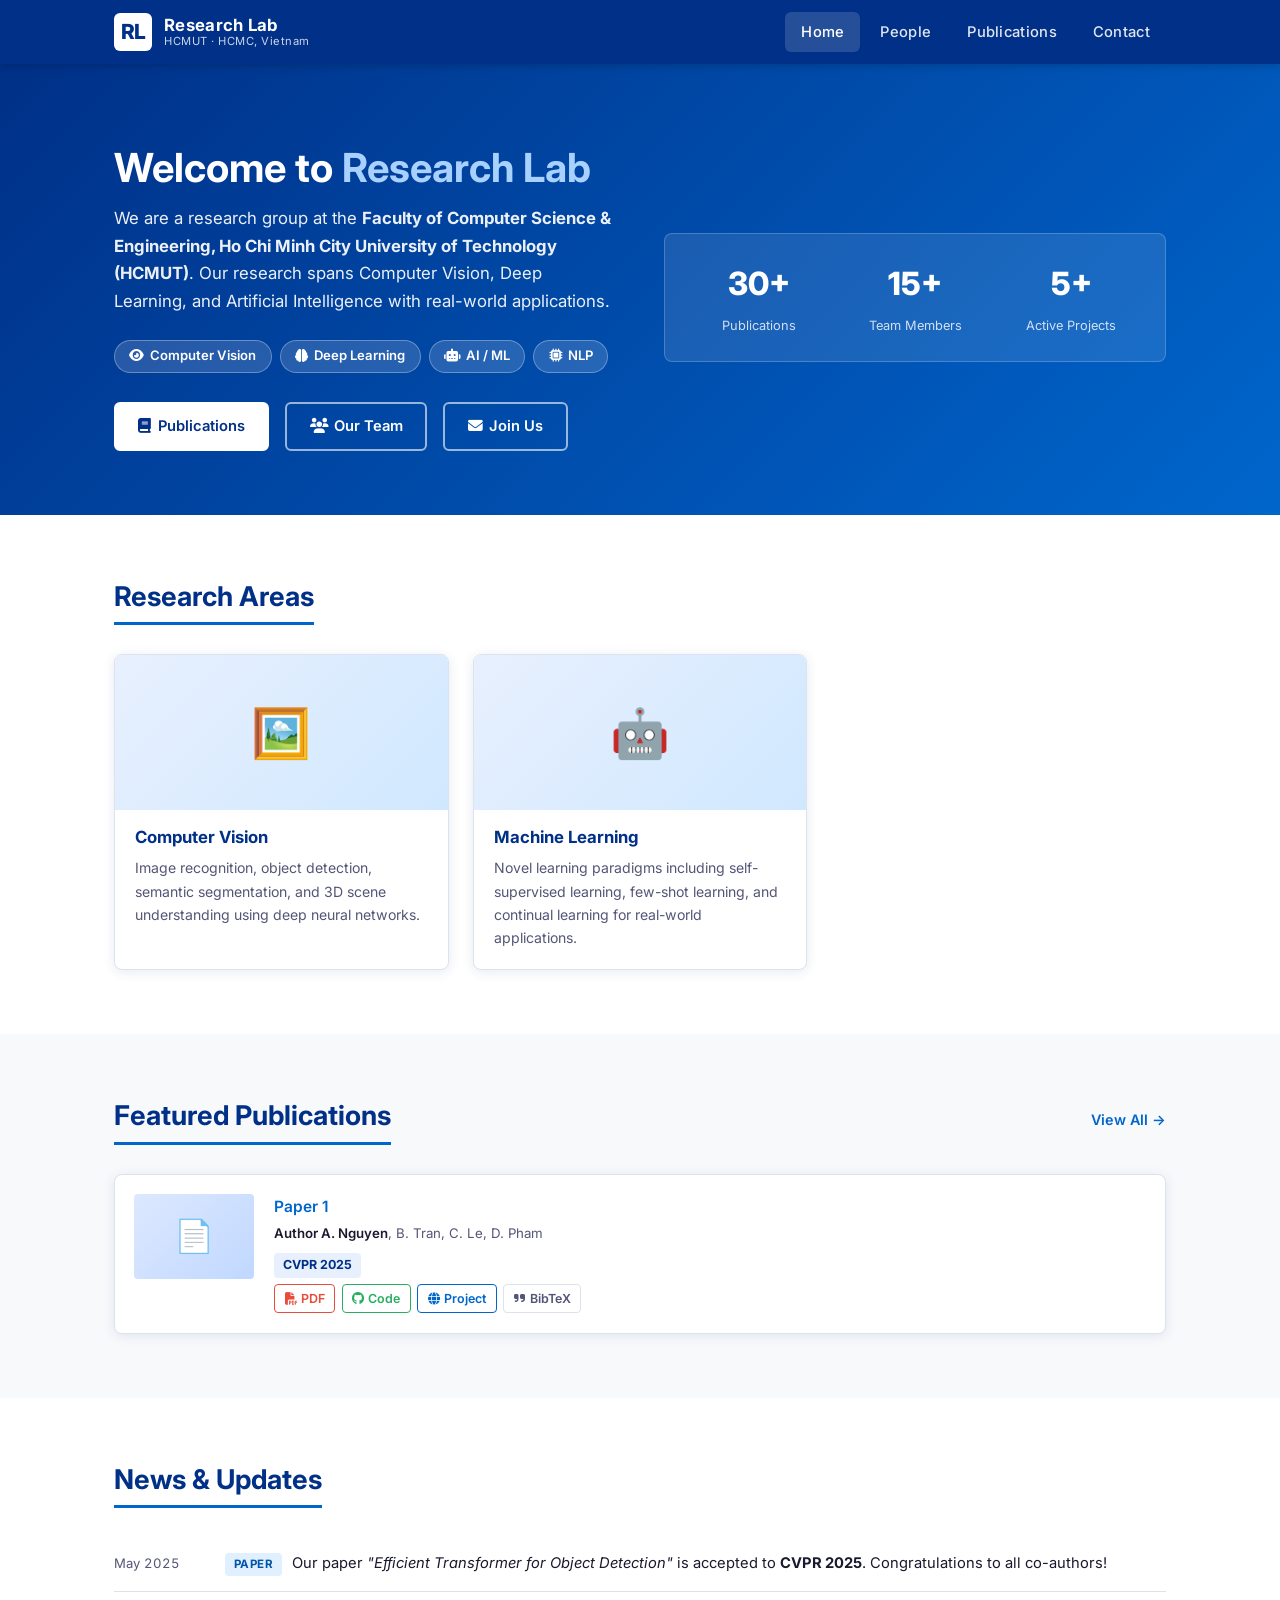
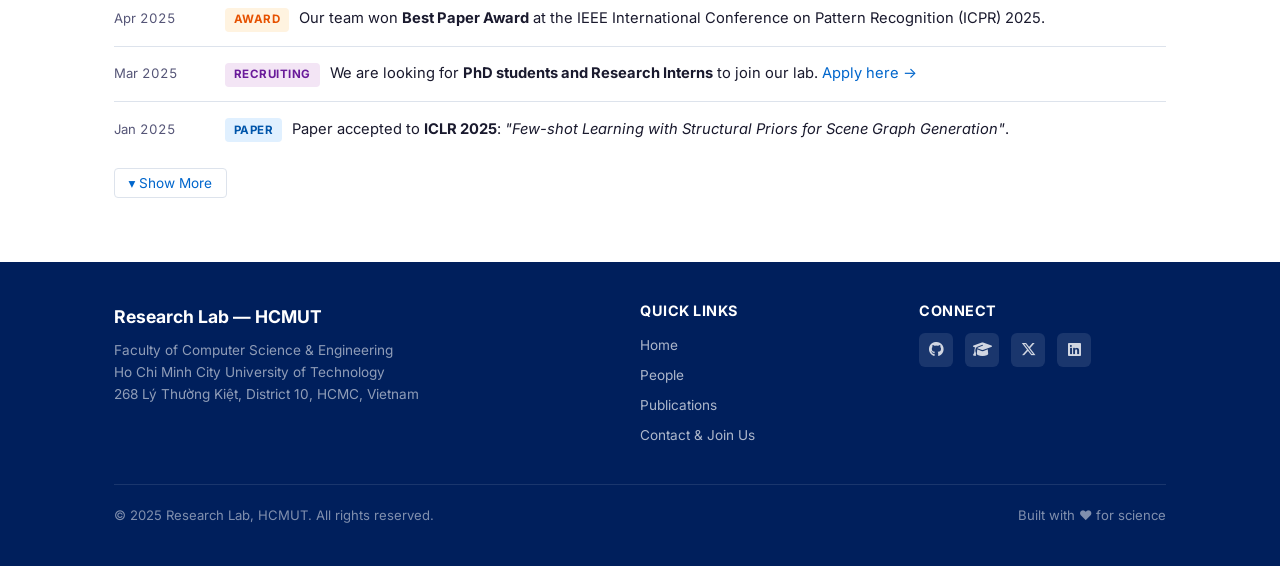
<file: index.html>
<!DOCTYPE html>
<html lang="en">
<head>
  <meta charset="UTF-8" />
  <meta name="viewport" content="width=device-width, initial-scale=1.0" />
  <title>Research Lab — HCMUT</title>
  <meta name="description" content="Research Lab at Ho Chi Minh City University of Technology. We focus on Computer Vision, Machine Learning, and Artificial Intelligence." />
  <link rel="stylesheet" href="css/style.css" />
  <!-- Google Fonts -->
  <link rel="preconnect" href="https://fonts.googleapis.com" />
  <link href="https://fonts.googleapis.com/css2?family=Inter:wght@400;500;600;700;800&display=swap" rel="stylesheet" />
  <!-- Font Awesome Icons -->
  <link rel="stylesheet" href="https://cdnjs.cloudflare.com/ajax/libs/font-awesome/6.5.0/css/all.min.css" />
</head>
<body>

<!-- ===== NAVBAR ===== -->
<nav class="navbar">
  <div class="navbar-inner">
    <a href="index.html" class="navbar-brand">
      <div class="lab-icon">RL</div>
      <div class="lab-name">
        Research Lab
        <small>HCMUT · HCMC, Vietnam</small>
      </div>
    </a>
    <button class="nav-toggle" aria-label="Toggle menu">
      <span></span><span></span><span></span>
    </button>
    <ul class="nav-links">
      <li><a href="index.html" class="active">Home</a></li>
      <li><a href="people.html">People</a></li>
      <li><a href="publications.html">Publications</a></li>
      <li><a href="contact.html">Contact</a></li>
    </ul>
  </div>
</nav>

<!-- ===== HERO ===== -->
<section class="hero">
  <div class="container">
    <div class="hero-inner">
      <div class="hero-text">
        <h1>Welcome to <span>Research Lab</span></h1>
        <p>
          We are a research group at the <strong>Faculty of Computer Science &amp; Engineering,
          Ho Chi Minh City University of Technology (HCMUT)</strong>. Our research spans
          Computer Vision, Deep Learning, and Artificial Intelligence with real-world applications.
        </p>
        <div class="hero-badges">
          <span class="badge"><i class="fa-solid fa-eye"></i> &nbsp;Computer Vision</span>
          <span class="badge"><i class="fa-solid fa-brain"></i> &nbsp;Deep Learning</span>
          <span class="badge"><i class="fa-solid fa-robot"></i> &nbsp;AI / ML</span>
          <span class="badge"><i class="fa-solid fa-microchip"></i> &nbsp;NLP</span>
        </div>
        <div class="hero-cta">
          <a href="publications.html" class="btn btn-white"><i class="fa-solid fa-book"></i> Publications</a>
          <a href="people.html" class="btn btn-outline-white"><i class="fa-solid fa-users"></i> Our Team</a>
          <a href="contact.html" class="btn btn-outline-white"><i class="fa-solid fa-envelope"></i> Join Us</a>
        </div>
      </div>
      <div class="hero-stats">
        <div class="stat-item">
          <span class="stat-num">30+</span>
          <span class="stat-label">Publications</span>
        </div>
        <div class="stat-item">
          <span class="stat-num">15+</span>
          <span class="stat-label">Team Members</span>
        </div>
        <div class="stat-item">
          <span class="stat-num">5+</span>
          <span class="stat-label">Active Projects</span>
        </div>
      </div>
    </div>
  </div>
</section>

<!-- ===== RESEARCH AREAS ===== -->
<section id="research">
  <div class="container">
    <h2 class="section-title">Research Areas</h2>
    <div class="research-grid">

      <div class="research-card">
        <div class="research-card-img">🖼️</div>
        <div class="research-card-body">
          <h3>Computer Vision</h3>
          <p>Image recognition, object detection, semantic segmentation, and 3D scene understanding using deep neural networks.</p>
        </div>
      </div>

      <div class="research-card">
        <div class="research-card-img">🤖</div>
        <div class="research-card-body">
          <h3>Machine Learning</h3>
          <p>Novel learning paradigms including self-supervised learning, few-shot learning, and continual learning for real-world applications.</p>
        </div>
      </div>

    </div>
  </div>
</section>

<!-- ===== FEATURED PUBLICATIONS ===== -->
<section id="featured-pubs" style="background: var(--bg-section);">
  <div class="container">
    <div style="display: flex; justify-content: space-between; align-items: baseline; margin-bottom: 1.8rem; flex-wrap: wrap; gap: 0.5rem;">
      <h2 class="section-title" style="margin-bottom: 0;">Featured Publications</h2>
      <a href="publications.html" class="view-all-link">View All &rarr;</a>
    </div>

    <div class="featured-papers">

      <!-- Paper 1 -->
      <div class="paper-card">
        <div class="paper-thumb">📄</div>
        <div class="paper-info">
          <div class="paper-title">
            <a href="#">Paper 1</a>
          </div>
          <div class="paper-authors">
            <em>Author A. Nguyen</em>, B. Tran, C. Le, D. Pham
          </div>
          <span class="paper-venue-tag">CVPR 2025</span>
          <div class="paper-links">
            <a href="#" class="paper-link pdf"><i class="fa-solid fa-file-pdf"></i> PDF</a>
            <a href="#" class="paper-link code"><i class="fa-brands fa-github"></i> Code</a>
            <a href="#" class="paper-link project"><i class="fa-solid fa-globe"></i> Project</a>
            <a href="#" class="paper-link"><i class="fa-solid fa-quote-right"></i> BibTeX</a>
          </div>
        </div>
      </div>

     
    </div>
  </div>
</section>

<!-- ===== NEWS ===== -->
<section id="news">
  <div class="container">
    <h2 class="section-title">News &amp; Updates</h2>

    <ul class="news-list">
      <li class="news-item">
        <span class="news-date">May 2025</span>
        <div class="news-content">
          <span class="news-tag tag-paper">Paper</span>
          Our paper <em>"Efficient Transformer for Object Detection"</em> is accepted to <strong>CVPR 2025</strong>. Congratulations to all co-authors!
        </div>
      </li>
      <li class="news-item">
        <span class="news-date">Apr 2025</span>
        <div class="news-content">
          <span class="news-tag tag-award">Award</span>
          Our team won <strong>Best Paper Award</strong> at the IEEE International Conference on Pattern Recognition (ICPR) 2025.
        </div>
      </li>
      <li class="news-item">
        <span class="news-date">Mar 2025</span>
        <div class="news-content">
          <span class="news-tag tag-recruit">Recruiting</span>
          We are looking for <strong>PhD students and Research Interns</strong> to join our lab. <a href="contact.html">Apply here &rarr;</a>
        </div>
      </li>
      <li class="news-item">
        <span class="news-date">Jan 2025</span>
        <div class="news-content">
          <span class="news-tag tag-paper">Paper</span>
          Paper accepted to <strong>ICLR 2025</strong>: <em>"Few-shot Learning with Structural Priors for Scene Graph Generation"</em>.
        </div>
      </li>
    </ul>

    <!-- Extra news (hidden by default) -->
    <div id="news-extra" style="display: none;">
      <ul class="news-list">
        <li class="news-item">
          <span class="news-date">Dec 2024</span>
          <div class="news-content">
            <span class="news-tag tag-paper">Paper</span>
            Paper accepted to <strong>NeurIPS 2024</strong>: <em>"Self-Supervised Representation Learning for Medical Image Segmentation"</em>.
          </div>
        </li>
        <li class="news-item">
          <span class="news-date">Sep 2024</span>
          <div class="news-content">
            <span class="news-tag tag-event">Event</span>
            Prof. [PI Name] gave an invited talk at the Vietnam AI Summit 2024 in Hanoi.
          </div>
        </li>
        <li class="news-item">
          <span class="news-date">Jun 2024</span>
          <div class="news-content">
            <span class="news-tag tag-paper">Paper</span>
            Paper accepted to <strong>ACL 2024</strong>: <em>"Multimodal Learning for Vietnamese Document Understanding"</em>.
          </div>
        </li>
        <li class="news-item">
          <span class="news-date">Mar 2024</span>
          <div class="news-content">
            <span class="news-tag tag-award">Award</span>
            Our lab received a research grant from the <strong>Vietnam National Foundation for Science and Technology Development (NAFOSTED)</strong>.
          </div>
        </li>
        <li class="news-item">
          <span class="news-date">Nov 2023</span>
          <div class="news-content">
            <span class="news-tag tag-paper">Paper</span>
            Paper accepted to <strong>ICCV 2023</strong>: <em>"Cross-Modal Knowledge Distillation for Compact Visual Models"</em>.
          </div>
        </li>
      </ul>
    </div>

    <button id="news-toggle-btn" class="news-toggle-btn">▾ Show More</button>
  </div>
</section>

<!-- ===== FOOTER ===== -->
<footer>
  <div class="container">
    <div class="footer-inner">
      <div class="footer-brand">
        <div class="footer-title">Research Lab — HCMUT</div>
        <p>Faculty of Computer Science &amp; Engineering<br>
        Ho Chi Minh City University of Technology<br>
        268 Lý Thường Kiệt, District 10, HCMC, Vietnam</p>
      </div>
      <div class="footer-links">
        <h4>Quick Links</h4>
        <ul>
          <li><a href="index.html">Home</a></li>
          <li><a href="people.html">People</a></li>
          <li><a href="publications.html">Publications</a></li>
          <li><a href="contact.html">Contact &amp; Join Us</a></li>
        </ul>
      </div>
      <div class="footer-social">
        <h4>Connect</h4>
        <div class="social-icons">
          <a href="#" class="social-icon" title="GitHub"><i class="fa-brands fa-github"></i></a>
          <a href="#" class="social-icon" title="Google Scholar"><i class="fa-solid fa-graduation-cap"></i></a>
          <a href="#" class="social-icon" title="Twitter/X"><i class="fa-brands fa-x-twitter"></i></a>
          <a href="#" class="social-icon" title="LinkedIn"><i class="fa-brands fa-linkedin"></i></a>
        </div>
      </div>
    </div>
    <div class="footer-bottom">
      <span>&copy; 2025 Research Lab, HCMUT. All rights reserved.</span>
      <span>Built with ❤️ for science</span>
    </div>
  </div>
</footer>

<script src="js/main.js"></script>
</body>
</html>
</file>
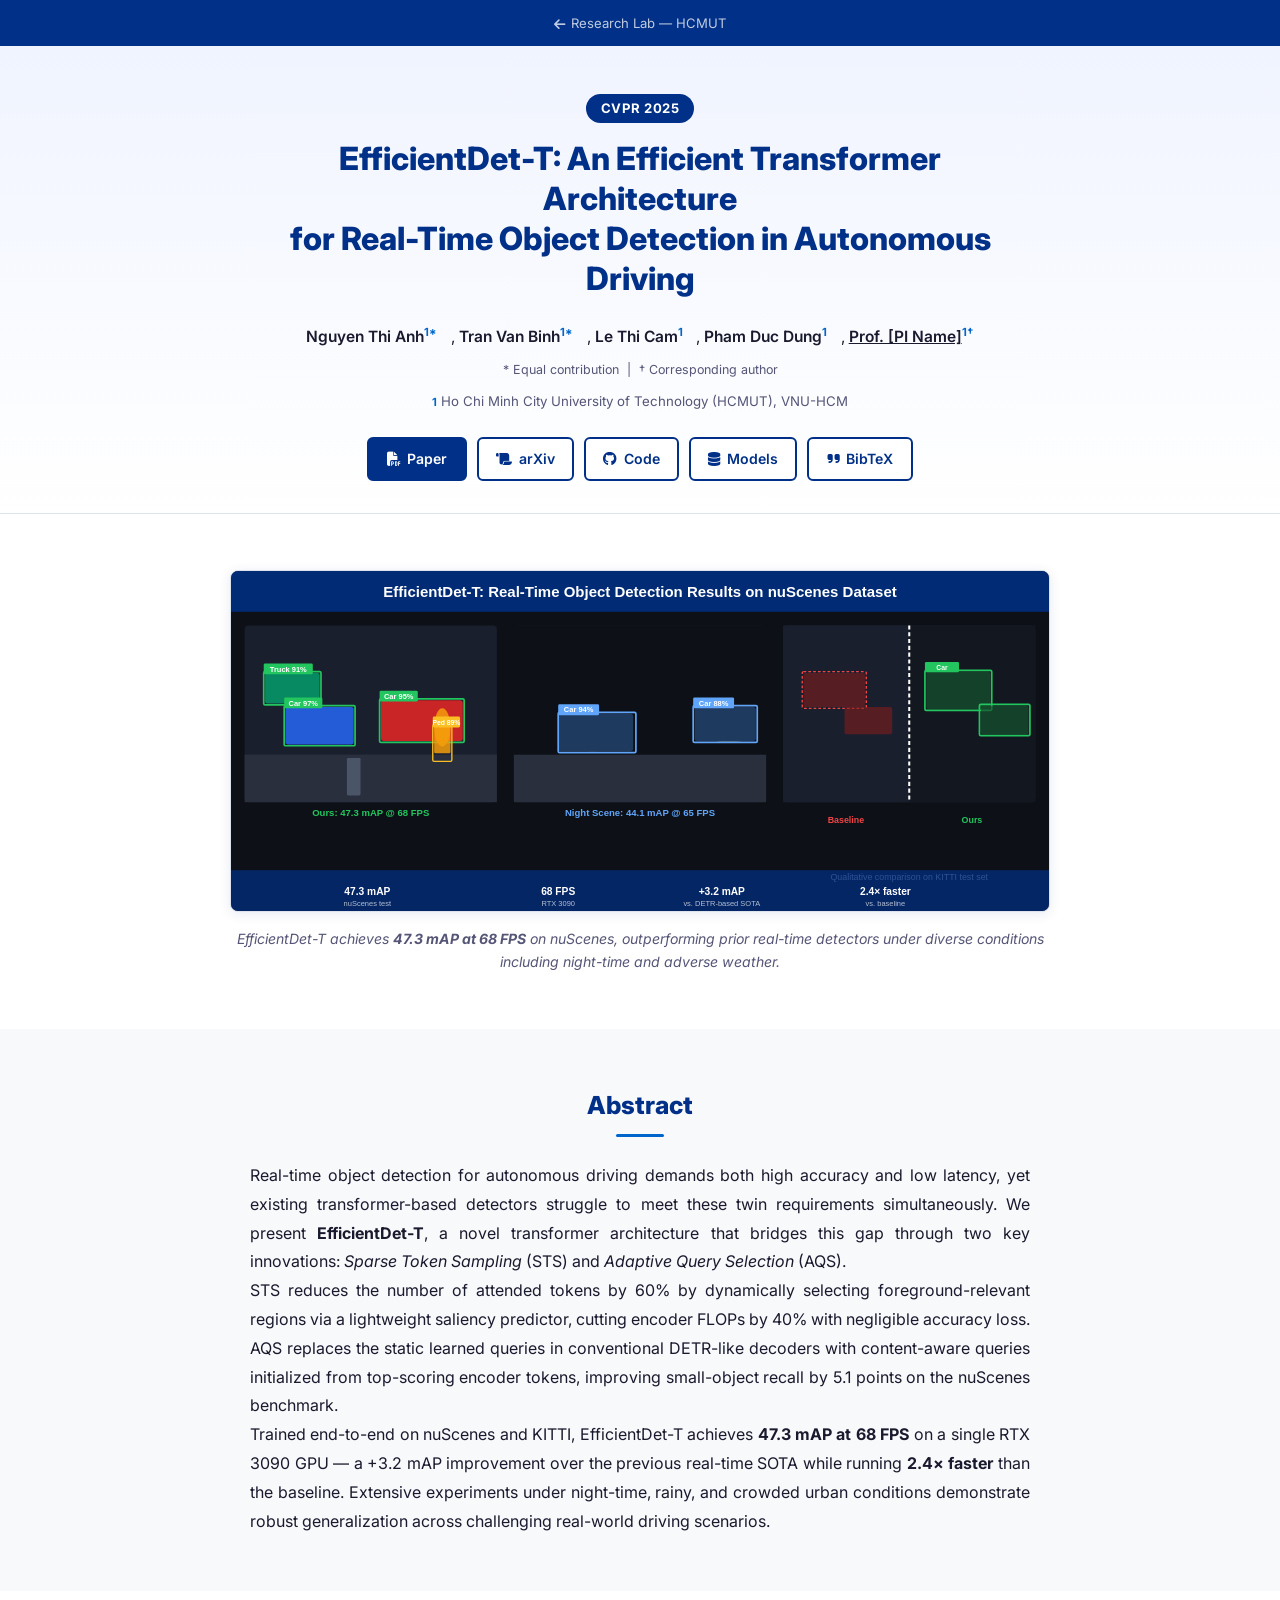
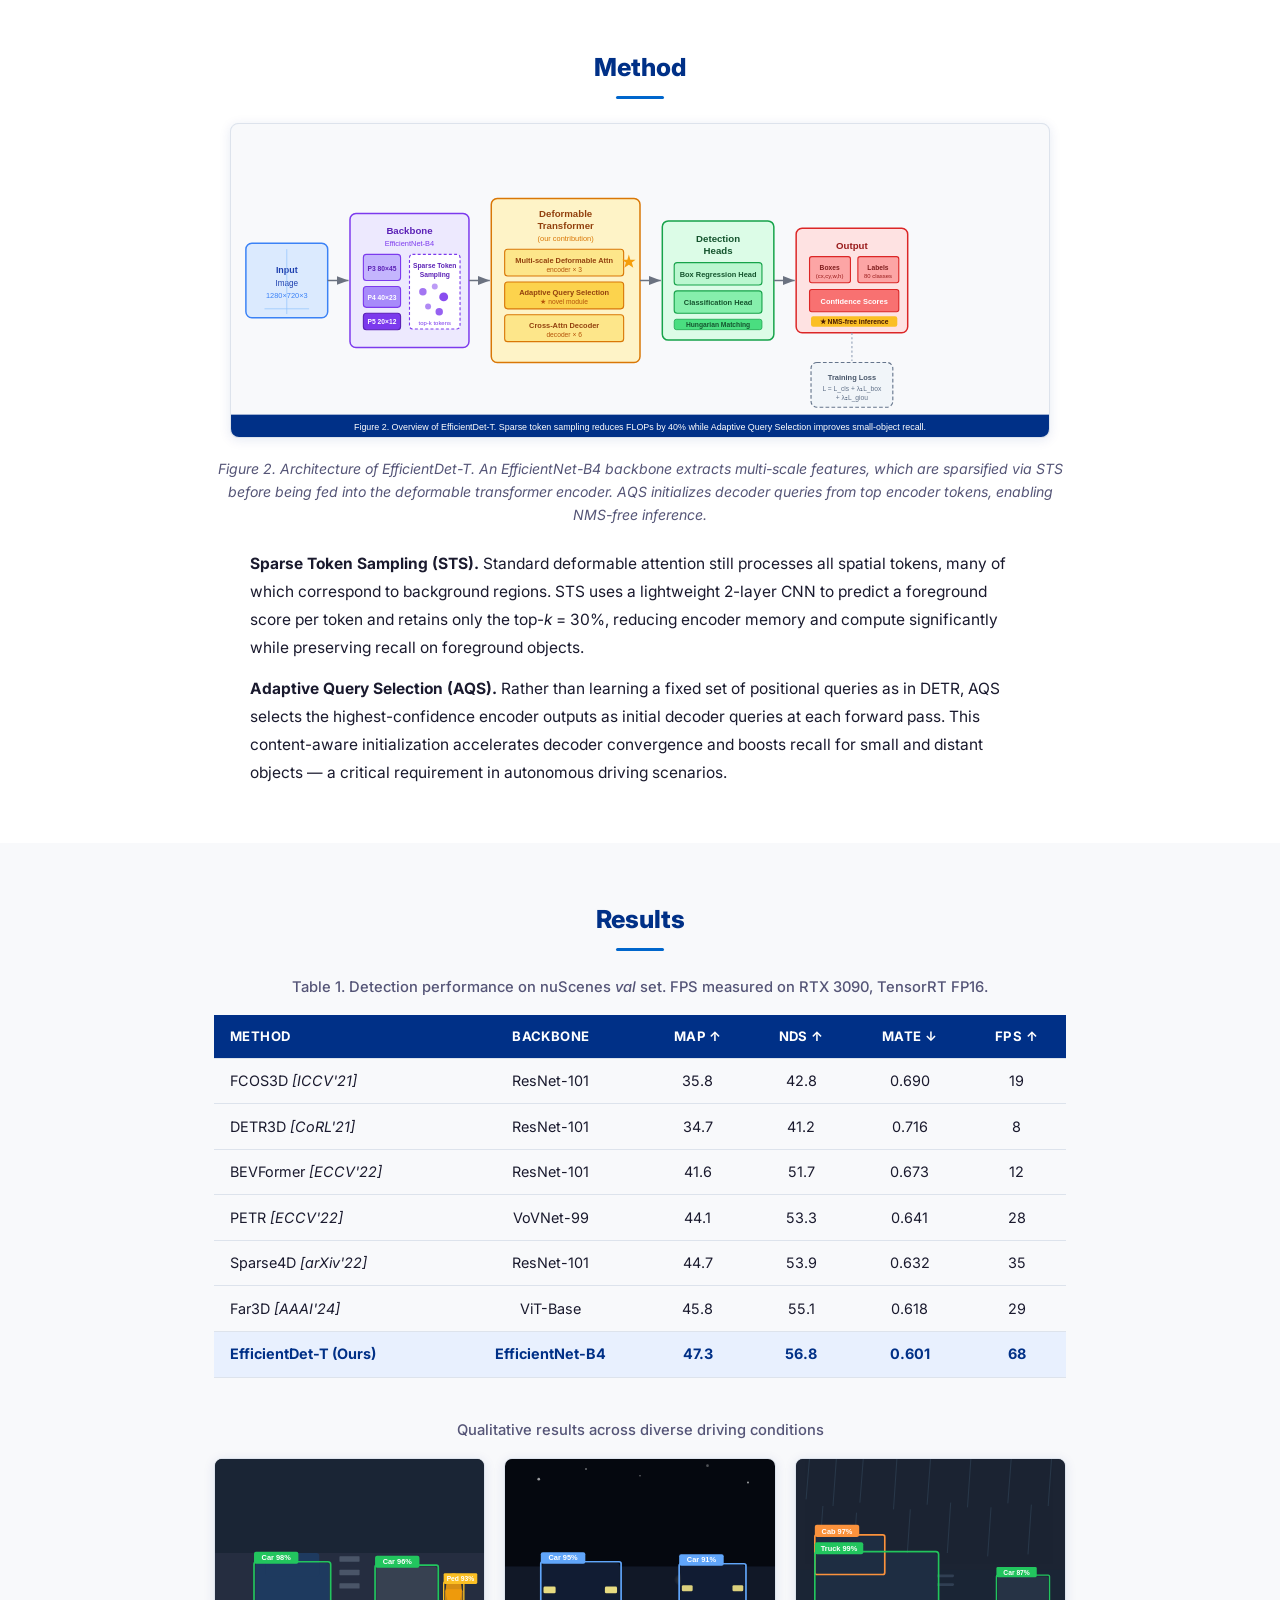
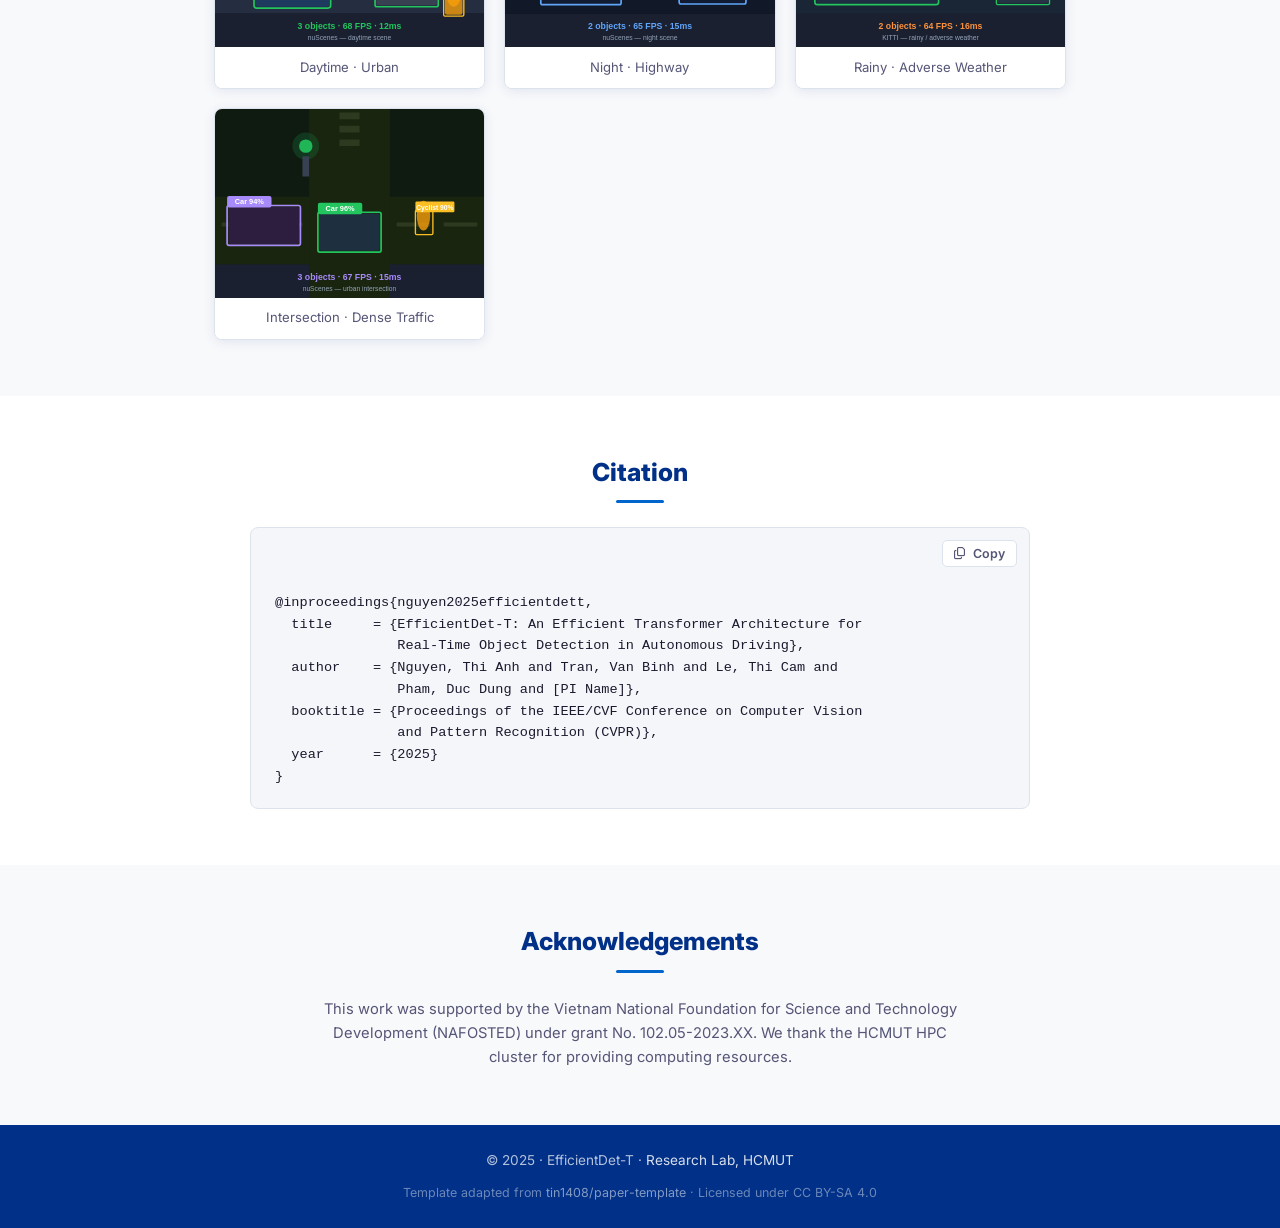
<file: efficient-det-2025/index.html>
<!DOCTYPE html>
<html lang="en">
<head>
  <meta charset="UTF-8" />
  <meta name="viewport" content="width=device-width, initial-scale=1.0" />
  <title>EfficientDet-T — CVPR 2025</title>
  <meta name="description" content="EfficientDet-T: An Efficient Transformer Architecture for Real-Time Object Detection in Autonomous Driving. CVPR 2025." />
  <meta property="og:title"       content="EfficientDet-T: Efficient Transformer for Real-Time Object Detection" />
  <meta property="og:description" content="We propose EfficientDet-T, achieving 47.3 mAP at 68 FPS on nuScenes. CVPR 2025." />
  <meta property="og:image"       content="static/images/teaser.svg" />
  <link rel="stylesheet" href="css/style.css" />
  <link rel="preconnect" href="https://fonts.googleapis.com" />
  <link href="https://fonts.googleapis.com/css2?family=Inter:wght@400;500;600;700;800&display=swap" rel="stylesheet" />
  <link rel="stylesheet" href="https://cdnjs.cloudflare.com/ajax/libs/font-awesome/6.5.0/css/all.min.css" />
</head>
<body>

<!-- Top bar -->
<div class="top-bar">
  <a href="https://tin1408.github.io" target="_blank">
    <i class="fa-solid fa-arrow-left"></i> Research Lab — HCMUT
  </a>
</div>

<!-- ===== HEADER ===== -->
<header class="paper-header">
  <div class="container">

    <div class="paper-venue">CVPR 2025</div>

    <h1 class="paper-title">
      EfficientDet-T: An Efficient Transformer Architecture<br>
      for Real-Time Object Detection in Autonomous Driving
    </h1>

    <div class="authors">
      <span class="author"><a href="#">Nguyen Thi Anh</a><sup>1*</sup></span>
      <span class="author">,&nbsp;<a href="#">Tran Van Binh</a><sup>1*</sup></span>
      <span class="author">,&nbsp;<a href="#">Le Thi Cam</a><sup>1</sup></span>
      <span class="author">,&nbsp;<a href="#">Pham Duc Dung</a><sup>1</sup></span>
      <span class="author">,&nbsp;<a href="https://tin1408.github.io/people.html"><u>Prof. [PI Name]</u></a><sup>1†</sup></span>
    </div>
    <p style="font-size:0.78rem; color:var(--text-sub); margin-bottom:0.7rem;">
      * Equal contribution &nbsp;|&nbsp; † Corresponding author
    </p>

    <div class="affiliations">
      <span class="affil"><sup>1</sup> Ho Chi Minh City University of Technology (HCMUT), VNU-HCM</span>
    </div>

    <div class="paper-links">
      <a href="#" class="link-btn filled" target="_blank">
        <i class="fa-solid fa-file-pdf"></i> Paper
      </a>
      <a href="#" class="link-btn" target="_blank">
        <i class="fa-solid fa-scroll"></i> arXiv
      </a>
      <a href="https://github.com/tin1408/efficient-det-t" class="link-btn" target="_blank">
        <i class="fa-brands fa-github"></i> Code
      </a>
      <a href="#" class="link-btn" target="_blank">
        <i class="fa-solid fa-database"></i> Models
      </a>
      <a href="#bibtex" class="link-btn">
        <i class="fa-solid fa-quote-right"></i> BibTeX
      </a>
    </div>

  </div>
</header>

<!-- ===== TEASER ===== -->
<section id="teaser">
  <div class="container">
    <div class="teaser-wrap">
      <img src="static/images/teaser.svg" alt="EfficientDet-T detection results" loading="lazy" />
    </div>
    <p class="teaser-caption">
      EfficientDet-T achieves <strong>47.3 mAP at 68 FPS</strong> on nuScenes, outperforming prior
      real-time detectors under diverse conditions including night-time and adverse weather.
    </p>
  </div>
</section>

<!-- ===== ABSTRACT ===== -->
<section id="abstract">
  <div class="container">
    <h2 class="sec-title">Abstract</h2>
    <p class="abstract-text">
      Real-time object detection for autonomous driving demands both high accuracy and low latency,
      yet existing transformer-based detectors struggle to meet these twin requirements simultaneously.
      We present <strong>EfficientDet-T</strong>, a novel transformer architecture that bridges this
      gap through two key innovations: <em>Sparse Token Sampling</em> (STS) and
      <em>Adaptive Query Selection</em> (AQS).
    </p>
    <p class="abstract-text">
      STS reduces the number of attended tokens by 60% by dynamically selecting foreground-relevant
      regions via a lightweight saliency predictor, cutting encoder FLOPs by 40% with negligible
      accuracy loss. AQS replaces the static learned queries in conventional DETR-like decoders with
      content-aware queries initialized from top-scoring encoder tokens, improving small-object
      recall by 5.1 points on the nuScenes benchmark.
    </p>
    <p class="abstract-text">
      Trained end-to-end on nuScenes and KITTI, EfficientDet-T achieves <strong>47.3 mAP at 68 FPS</strong>
      on a single RTX 3090 GPU — a +3.2 mAP improvement over the previous real-time SOTA
      while running <strong>2.4× faster</strong> than the baseline. Extensive experiments under
      night-time, rainy, and crowded urban conditions demonstrate robust generalization across
      challenging real-world driving scenarios.
    </p>
  </div>
</section>

<!-- ===== METHOD ===== -->
<section id="method">
  <div class="container">
    <h2 class="sec-title">Method</h2>

    <div class="method-img">
      <img src="static/images/method.svg" alt="EfficientDet-T architecture overview" loading="lazy" />
    </div>
    <p class="method-caption">
      Figure 2. Architecture of EfficientDet-T. An EfficientNet-B4 backbone extracts multi-scale
      features, which are sparsified via STS before being fed into the deformable transformer encoder.
      AQS initializes decoder queries from top encoder tokens, enabling NMS-free inference.
    </p>

    <div style="max-width:780px; margin:1.5rem auto 0; font-size:0.97rem; line-height:1.8;">
      <p>
        <strong>Sparse Token Sampling (STS).</strong> Standard deformable attention still processes
        all spatial tokens, many of which correspond to background regions. STS uses a lightweight
        2-layer CNN to predict a foreground score per token and retains only the top-<em>k</em> = 30%,
        reducing encoder memory and compute significantly while preserving recall on foreground objects.
      </p>
      <p>
        <strong>Adaptive Query Selection (AQS).</strong> Rather than learning a fixed set of
        positional queries as in DETR, AQS selects the highest-confidence encoder outputs as initial
        decoder queries at each forward pass. This content-aware initialization accelerates decoder
        convergence and boosts recall for small and distant objects — a critical requirement in
        autonomous driving scenarios.
      </p>
    </div>
  </div>
</section>

<!-- ===== RESULTS ===== -->
<section id="results">
  <div class="container">
    <h2 class="sec-title">Results</h2>

    <!-- Quantitative -->
    <h3 style="text-align:center; color:var(--text-sub); font-size:0.92rem; margin-bottom:1rem; font-weight:500;">
      Table 1. Detection performance on nuScenes <em>val</em> set. FPS measured on RTX 3090, TensorRT FP16.
    </h3>
    <div style="overflow-x:auto; margin-bottom:2.5rem;">
      <table class="results-table">
        <thead>
          <tr>
            <th style="text-align:left;">Method</th>
            <th>Backbone</th>
            <th>mAP ↑</th>
            <th>NDS ↑</th>
            <th>mATE ↓</th>
            <th>FPS ↑</th>
          </tr>
        </thead>
        <tbody>
          <tr>
            <td>FCOS3D <em>[ICCV'21]</em></td>
            <td>ResNet-101</td>
            <td>35.8</td><td>42.8</td><td>0.690</td><td>19</td>
          </tr>
          <tr>
            <td>DETR3D <em>[CoRL'21]</em></td>
            <td>ResNet-101</td>
            <td>34.7</td><td>41.2</td><td>0.716</td><td>8</td>
          </tr>
          <tr>
            <td>BEVFormer <em>[ECCV'22]</em></td>
            <td>ResNet-101</td>
            <td>41.6</td><td>51.7</td><td>0.673</td><td>12</td>
          </tr>
          <tr>
            <td>PETR <em>[ECCV'22]</em></td>
            <td>VoVNet-99</td>
            <td>44.1</td><td>53.3</td><td>0.641</td><td>28</td>
          </tr>
          <tr>
            <td>Sparse4D <em>[arXiv'22]</em></td>
            <td>ResNet-101</td>
            <td>44.7</td><td>53.9</td><td>0.632</td><td>35</td>
          </tr>
          <tr>
            <td>Far3D <em>[AAAI'24]</em></td>
            <td>ViT-Base</td>
            <td>45.8</td><td>55.1</td><td>0.618</td><td>29</td>
          </tr>
          <tr class="ours">
            <td><strong>EfficientDet-T (Ours)</strong></td>
            <td><strong>EfficientNet-B4</strong></td>
            <td><strong>47.3</strong></td>
            <td><strong>56.8</strong></td>
            <td><strong>0.601</strong></td>
            <td><strong>68</strong></td>
          </tr>
        </tbody>
      </table>
    </div>

    <!-- Qualitative Gallery -->
    <h3 style="text-align:center; color:var(--text-sub); font-size:0.92rem; margin-bottom:1rem; font-weight:500;">
      Qualitative results across diverse driving conditions
    </h3>
    <div class="results-grid">
      <div class="result-item">
        <img src="static/images/result1.svg" alt="Daytime detection" loading="lazy" />
        <div class="result-caption">Daytime · Urban</div>
      </div>
      <div class="result-item">
        <img src="static/images/result2.svg" alt="Nighttime detection" loading="lazy" />
        <div class="result-caption">Night · Highway</div>
      </div>
      <div class="result-item">
        <img src="static/images/result3.svg" alt="Rain detection" loading="lazy" />
        <div class="result-caption">Rainy · Adverse Weather</div>
      </div>
      <div class="result-item">
        <img src="static/images/result4.svg" alt="Intersection detection" loading="lazy" />
        <div class="result-caption">Intersection · Dense Traffic</div>
      </div>
    </div>

  </div>
</section>

<!-- ===== BIBTEX ===== -->
<section id="bibtex">
  <div class="container">
    <h2 class="sec-title">Citation</h2>
    <div class="bibtex-box">
      <button class="copy-btn"><i class="fa-regular fa-copy"></i> Copy</button>
@inproceedings{nguyen2025efficientdett,
  title     = {EfficientDet-T: An Efficient Transformer Architecture for
               Real-Time Object Detection in Autonomous Driving},
  author    = {Nguyen, Thi Anh and Tran, Van Binh and Le, Thi Cam and
               Pham, Duc Dung and [PI Name]},
  booktitle = {Proceedings of the IEEE/CVF Conference on Computer Vision
               and Pattern Recognition (CVPR)},
  year      = {2025}
}</div>
  </div>
</section>

<!-- ===== ACKNOWLEDGEMENTS ===== -->
<section>
  <div class="container" style="text-align:center; max-width:700px; margin:0 auto;">
    <h2 class="sec-title">Acknowledgements</h2>
    <p style="font-size:0.92rem; color:var(--text-sub);">
      This work was supported by the Vietnam National Foundation for Science and Technology
      Development (NAFOSTED) under grant No. 102.05-2023.XX. We thank the HCMUT HPC cluster
      for providing computing resources.
    </p>
  </div>
</section>

<!-- ===== FOOTER ===== -->
<footer>
  <p>
    &copy; 2025 · EfficientDet-T ·
    <a href="https://tin1408.github.io" target="_blank">Research Lab, HCMUT</a>
  </p>
  <p style="margin-top:0.3rem; font-size:0.78rem; opacity:0.6;">
    Template adapted from
    <a href="https://github.com/tin1408/paper-template" target="_blank">tin1408/paper-template</a>
    · Licensed under CC BY-SA 4.0
  </p>
</footer>

<script src="js/main.js"></script>
</body>
</html>
</file>
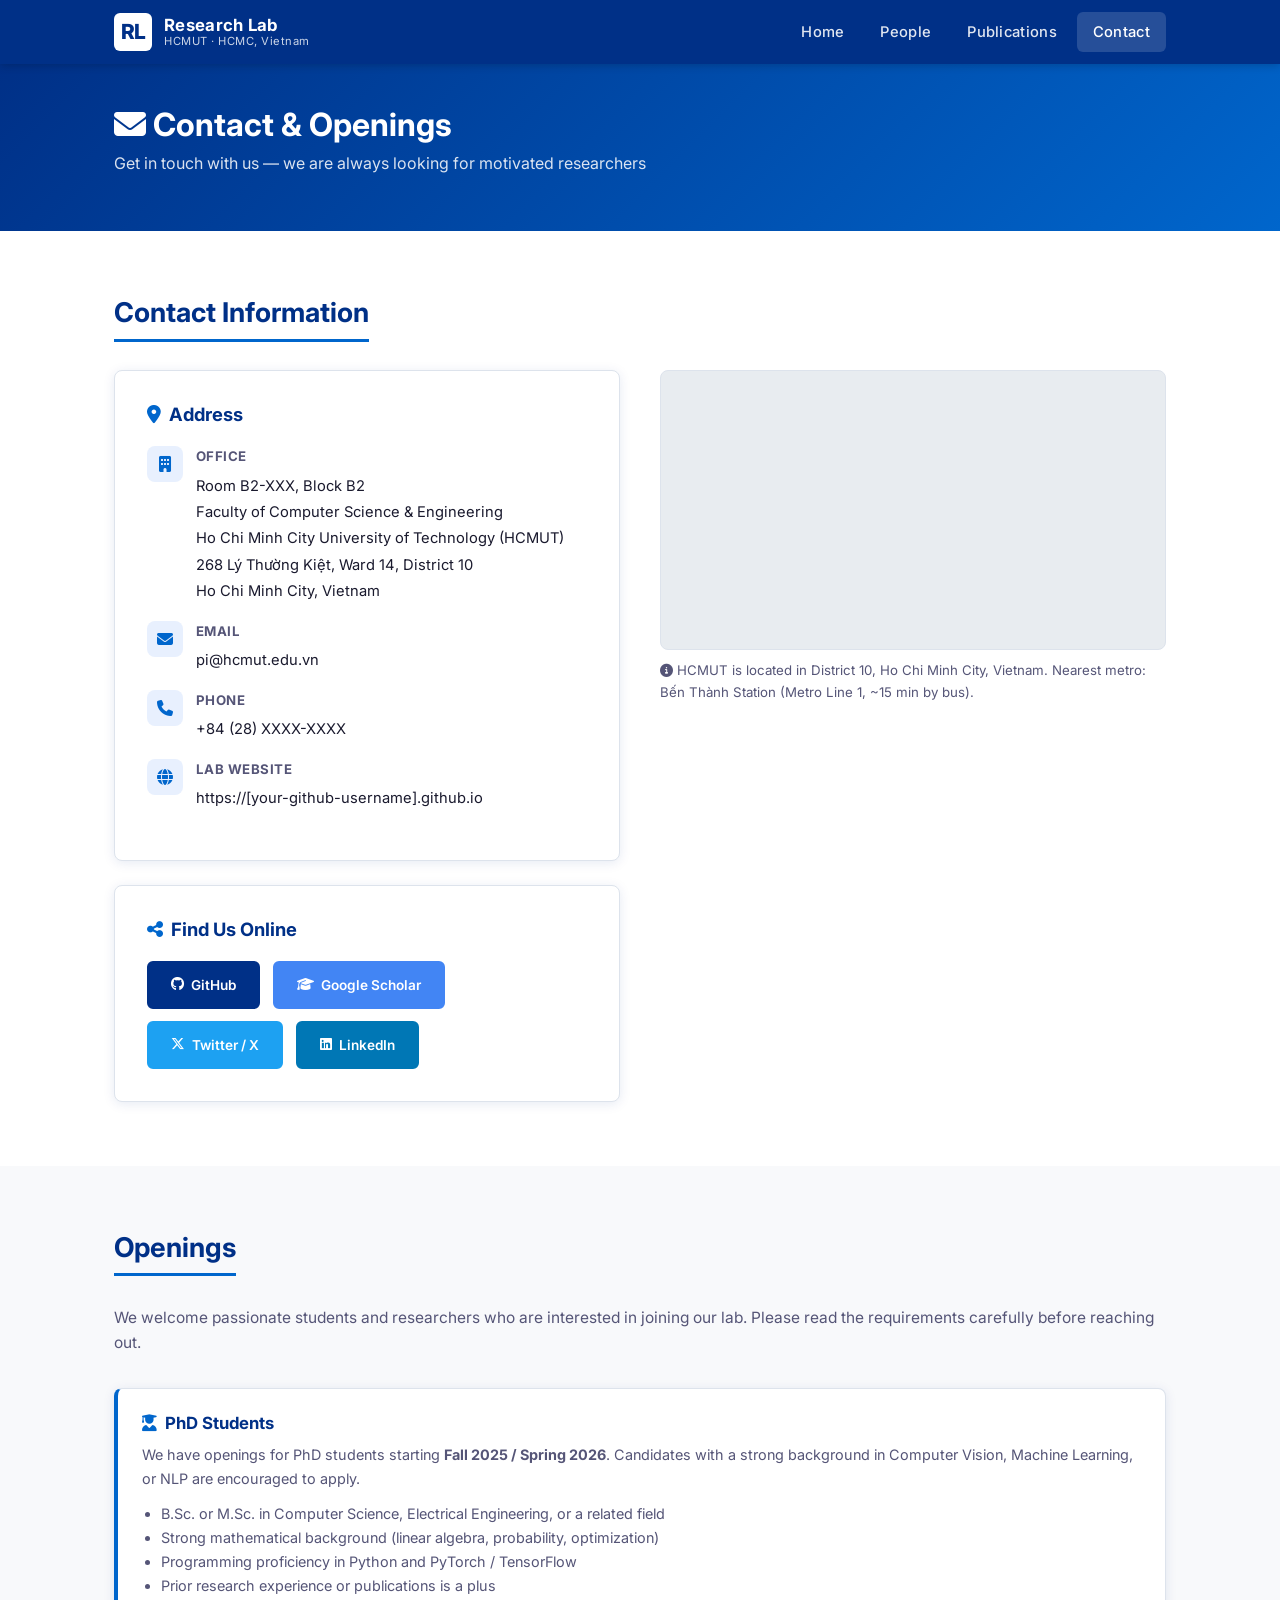
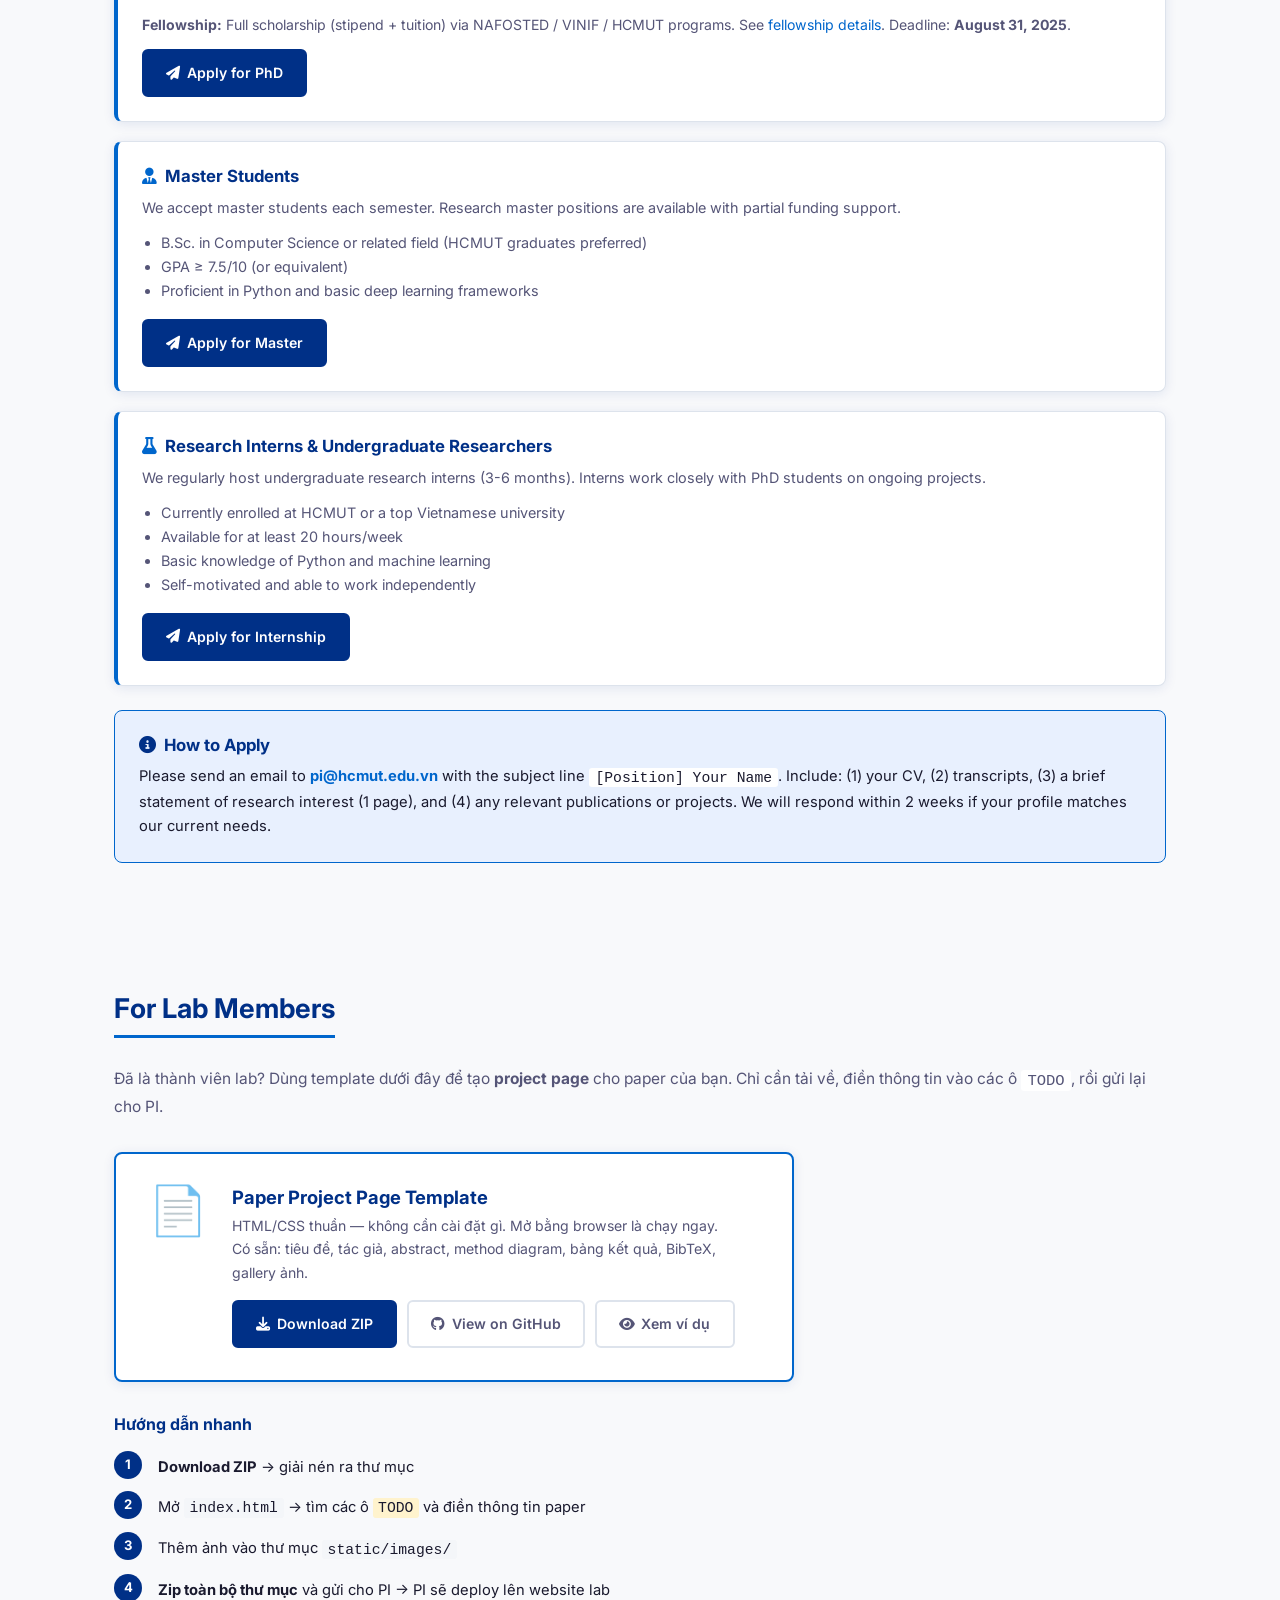
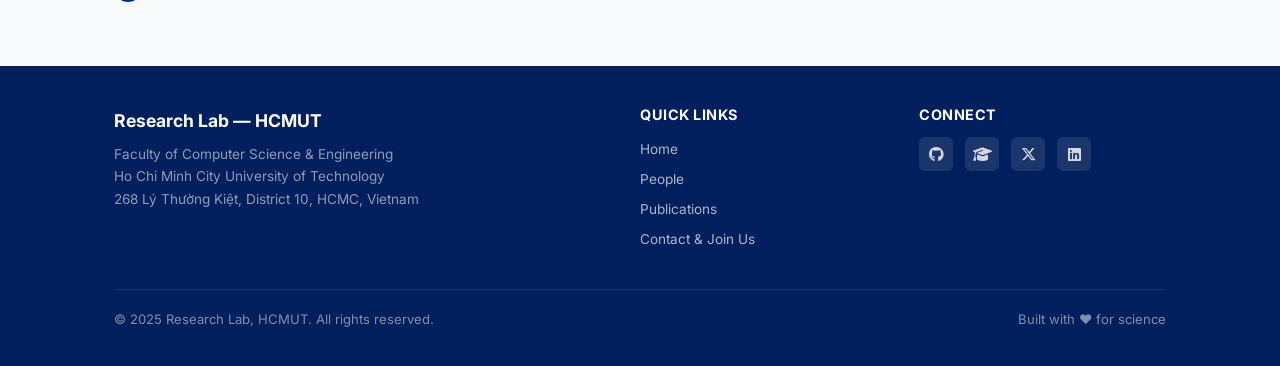
<file: contact.html>
<!DOCTYPE html>
<html lang="en">
<head>
  <meta charset="UTF-8" />
  <meta name="viewport" content="width=device-width, initial-scale=1.0" />
  <title>Contact — Research Lab HCMUT</title>
  <meta name="description" content="Contact Research Lab at HCMUT. Openings for PhD students, master students, and research interns." />
  <link rel="stylesheet" href="css/style.css" />
  <link rel="preconnect" href="https://fonts.googleapis.com" />
  <link href="https://fonts.googleapis.com/css2?family=Inter:wght@400;500;600;700;800&display=swap" rel="stylesheet" />
  <link rel="stylesheet" href="https://cdnjs.cloudflare.com/ajax/libs/font-awesome/6.5.0/css/all.min.css" />
</head>
<body>

<!-- ===== NAVBAR ===== -->
<nav class="navbar">
  <div class="navbar-inner">
    <a href="index.html" class="navbar-brand">
      <div class="lab-icon">RL</div>
      <div class="lab-name">
        Research Lab
        <small>HCMUT · HCMC, Vietnam</small>
      </div>
    </a>
    <button class="nav-toggle" aria-label="Toggle menu">
      <span></span><span></span><span></span>
    </button>
    <ul class="nav-links">
      <li><a href="index.html">Home</a></li>
      <li><a href="people.html">People</a></li>
      <li><a href="publications.html">Publications</a></li>
      <li><a href="contact.html" class="active">Contact</a></li>
    </ul>
  </div>
</nav>

<!-- ===== PAGE HEADER ===== -->
<div class="page-header">
  <div class="container">
    <h1><i class="fa-solid fa-envelope"></i> Contact &amp; Openings</h1>
    <p>Get in touch with us — we are always looking for motivated researchers</p>
  </div>
</div>

<!-- ===== CONTACT INFO ===== -->
<section>
  <div class="container">
    <h2 class="section-title">Contact Information</h2>
    <div class="contact-grid">

      <div>
        <div class="contact-info-block">
          <h3><i class="fa-solid fa-location-dot" style="color: var(--accent);"></i> &nbsp;Address</h3>
          <div class="contact-item">
            <div class="contact-icon"><i class="fa-solid fa-building"></i></div>
            <div class="contact-text">
              <strong>Office</strong>
              <span>Room B2-XXX, Block B2<br>
              Faculty of Computer Science &amp; Engineering<br>
              Ho Chi Minh City University of Technology (HCMUT)<br>
              268 Lý Thường Kiệt, Ward 14, District 10<br>
              Ho Chi Minh City, Vietnam</span>
            </div>
          </div>
          <div class="contact-item">
            <div class="contact-icon"><i class="fa-solid fa-envelope"></i></div>
            <div class="contact-text">
              <strong>Email</strong>
              <span><a href="mailto:pi@hcmut.edu.vn">pi@hcmut.edu.vn</a></span>
            </div>
          </div>
          <div class="contact-item">
            <div class="contact-icon"><i class="fa-solid fa-phone"></i></div>
            <div class="contact-text">
              <strong>Phone</strong>
              <span>+84 (28) XXXX-XXXX</span>
            </div>
          </div>
          <div class="contact-item">
            <div class="contact-icon"><i class="fa-solid fa-globe"></i></div>
            <div class="contact-text">
              <strong>Lab Website</strong>
              <span><a href="#">https://[your-github-username].github.io</a></span>
            </div>
          </div>
        </div>

        <div class="contact-info-block" style="margin-top: 1.5rem;">
          <h3><i class="fa-solid fa-share-nodes" style="color: var(--accent);"></i> &nbsp;Find Us Online</h3>
          <div style="display: flex; gap: 0.8rem; flex-wrap: wrap; margin-top: 0.5rem;">
            <a href="#" class="btn btn-primary" style="font-size: 0.85rem;">
              <i class="fa-brands fa-github"></i> GitHub
            </a>
            <a href="#" class="btn btn-primary" style="font-size: 0.85rem; background: #4285F4; border-color: #4285F4;">
              <i class="fa-solid fa-graduation-cap"></i> Google Scholar
            </a>
            <a href="#" class="btn btn-primary" style="font-size: 0.85rem; background: #1DA1F2; border-color: #1DA1F2;">
              <i class="fa-brands fa-x-twitter"></i> Twitter / X
            </a>
            <a href="#" class="btn btn-primary" style="font-size: 0.85rem; background: #0077B5; border-color: #0077B5;">
              <i class="fa-brands fa-linkedin"></i> LinkedIn
            </a>
          </div>
        </div>
      </div>

      <div>
        <div class="map-container">
          <!-- Replace with actual Google Maps embed src for HCMUT -->
          <iframe
            src="https://www.google.com/maps/embed?pb=!1m18!1m12!1m3!1d3919.4486386374483!2d106.65822!3d10.77277!2m3!1f0!2f0!3f0!3m2!1i1024!2i768!4f13.1!3m3!1m2!1s0x31752ec3c161a3fb%3A0xef77cd47a1cc691e!2sHo%20Chi%20Minh%20City%20University%20of%20Technology!5e0!3m2!1sen!2svn!4v1700000000000"
            allowfullscreen=""
            loading="lazy"
            referrerpolicy="no-referrer-when-downgrade">
          </iframe>
        </div>
        <p style="font-size: 0.83rem; color: var(--text-secondary); margin-top: 0.6rem;">
          <i class="fa-solid fa-circle-info"></i> HCMUT is located in District 10, Ho Chi Minh City, Vietnam.
          Nearest metro: Bến Thành Station (Metro Line 1, ~15 min by bus).
        </p>
      </div>

    </div>
  </div>
</section>

<!-- ===== OPENINGS ===== -->
<section style="background: var(--bg-section);">
  <div class="container">
    <h2 class="section-title">Openings</h2>
    <p style="color: var(--text-secondary); margin-bottom: 2rem; font-size: 0.97rem;">
      We welcome passionate students and researchers who are interested in joining our lab.
      Please read the requirements carefully before reaching out.
    </p>

    <div class="opening-card">
      <h4><i class="fa-solid fa-user-graduate" style="color: var(--accent);"></i> &nbsp;PhD Students</h4>
      <p>
        We have openings for PhD students starting <strong>Fall 2025 / Spring 2026</strong>.
        Candidates with a strong background in Computer Vision, Machine Learning, or NLP are encouraged to apply.
      </p>
      <ul style="font-size: 0.9rem; color: var(--text-secondary); margin-left: 1.2rem; margin-bottom: 1rem;">
        <li>B.Sc. or M.Sc. in Computer Science, Electrical Engineering, or a related field</li>
        <li>Strong mathematical background (linear algebra, probability, optimization)</li>
        <li>Programming proficiency in Python and PyTorch / TensorFlow</li>
        <li>Prior research experience or publications is a plus</li>
      </ul>
      <p style="font-size: 0.88rem; color: var(--text-secondary);">
        <strong>Fellowship:</strong> Full scholarship (stipend + tuition) via NAFOSTED / VINIF / HCMUT programs.
        See <a href="#">fellowship details</a>. Deadline: <strong>August 31, 2025</strong>.
      </p>
      <a href="mailto:pi@hcmut.edu.vn?subject=[PhD Application] Your Name" class="btn btn-primary" style="font-size: 0.88rem;">
        <i class="fa-solid fa-paper-plane"></i> Apply for PhD
      </a>
    </div>

    <div class="opening-card">
      <h4><i class="fa-solid fa-user-tie" style="color: var(--accent);"></i> &nbsp;Master Students</h4>
      <p>
        We accept master students each semester.
        Research master positions are available with partial funding support.
      </p>
      <ul style="font-size: 0.9rem; color: var(--text-secondary); margin-left: 1.2rem; margin-bottom: 1rem;">
        <li>B.Sc. in Computer Science or related field (HCMUT graduates preferred)</li>
        <li>GPA ≥ 7.5/10 (or equivalent)</li>
        <li>Proficient in Python and basic deep learning frameworks</li>
      </ul>
      <a href="mailto:pi@hcmut.edu.vn?subject=[Master Application] Your Name" class="btn btn-primary" style="font-size: 0.88rem;">
        <i class="fa-solid fa-paper-plane"></i> Apply for Master
      </a>
    </div>

    <div class="opening-card">
      <h4><i class="fa-solid fa-flask" style="color: var(--accent);"></i> &nbsp;Research Interns &amp; Undergraduate Researchers</h4>
      <p>
        We regularly host undergraduate research interns (3-6 months).
        Interns work closely with PhD students on ongoing projects.
      </p>
      <ul style="font-size: 0.9rem; color: var(--text-secondary); margin-left: 1.2rem; margin-bottom: 1rem;">
        <li>Currently enrolled at HCMUT or a top Vietnamese university</li>
        <li>Available for at least 20 hours/week</li>
        <li>Basic knowledge of Python and machine learning</li>
        <li>Self-motivated and able to work independently</li>
      </ul>
      <a href="mailto:pi@hcmut.edu.vn?subject=[Intern Application] Your Name" class="btn btn-primary" style="font-size: 0.88rem;">
        <i class="fa-solid fa-paper-plane"></i> Apply for Internship
      </a>
    </div>

    <div style="background: var(--accent-light); border: 1px solid var(--accent); border-radius: var(--radius); padding: 1.5rem; margin-top: 1.5rem;">
      <h4 style="color: var(--primary); margin-bottom: 0.5rem;"><i class="fa-solid fa-circle-info"></i> &nbsp;How to Apply</h4>
      <p style="font-size: 0.92rem; color: var(--text); margin-bottom: 0;">
        Please send an email to <a href="mailto:pi@hcmut.edu.vn"><strong>pi@hcmut.edu.vn</strong></a>
        with the subject line <code style="background: white; padding: 0.1rem 0.4rem; border-radius: 3px;">[Position] Your Name</code>.
        Include: (1) your CV, (2) transcripts, (3) a brief statement of research interest (1 page),
        and (4) any relevant publications or projects. We will respond within 2 weeks if your profile matches our current needs.
      </p>
    </div>
  </div>
</section>

<!-- ===== FOR LAB MEMBERS ===== -->
<section style="background: var(--bg-section);">
  <div class="container">
    <h2 class="section-title">For Lab Members</h2>
    <p style="color: var(--text-secondary); margin-bottom: 2rem; font-size: 0.97rem;">
      Đã là thành viên lab? Dùng template dưới đây để tạo <strong>project page</strong> cho paper của bạn.
      Chỉ cần tải về, điền thông tin vào các ô <code style="background:white; padding:0.1rem 0.4rem; border-radius:3px;">TODO</code>, rồi gửi lại cho PI.
    </p>

    <!-- Download card -->
    <div style="background: white; border: 2px solid var(--accent); border-radius: var(--radius); padding: 2rem; max-width: 680px; box-shadow: var(--shadow);">
      <div style="display: flex; align-items: flex-start; gap: 1.5rem; flex-wrap: wrap;">
        <div style="font-size: 3rem; line-height:1;">📄</div>
        <div style="flex: 1; min-width: 220px;">
          <h3 style="color: var(--primary); margin-bottom: 0.3rem; font-size: 1.15rem;">
            Paper Project Page Template
          </h3>
          <p style="font-size: 0.88rem; color: var(--text-secondary); margin-bottom: 1rem;">
            HTML/CSS thuần — không cần cài đặt gì. Mở bằng browser là chạy ngay.<br>
            Có sẵn: tiêu đề, tác giả, abstract, method diagram, bảng kết quả, BibTeX, gallery ảnh.
          </p>
          <div style="display: flex; flex-wrap: wrap; gap: 0.6rem;">
            <a href="https://github.com/tin1408/paper-template/archive/refs/heads/main.zip"
               class="btn btn-primary" style="font-size: 0.88rem;">
              <i class="fa-solid fa-download"></i> Download ZIP
            </a>
            <a href="https://github.com/tin1408/paper-template" target="_blank"
               class="btn" style="font-size:0.88rem; border:2px solid var(--border); color:var(--text-secondary);">
              <i class="fa-brands fa-github"></i> View on GitHub
            </a>
            <a href="efficient-det-2025/index.html" target="_blank"
               class="btn" style="font-size:0.88rem; border:2px solid var(--border); color:var(--text-secondary);">
              <i class="fa-solid fa-eye"></i> Xem ví dụ
            </a>
          </div>
        </div>
      </div>
    </div>

    <!-- Steps -->
    <div style="margin-top: 2rem; max-width: 680px;">
      <h4 style="color: var(--primary); margin-bottom: 1rem; font-size: 1rem;">Hướng dẫn nhanh</h4>
      <div style="display: flex; flex-direction: column; gap: 0.75rem;">
        <div style="display: flex; gap: 1rem; align-items: flex-start;">
          <div style="width:28px; height:28px; border-radius:50%; background:var(--primary); color:white; display:flex; align-items:center; justify-content:center; font-size:0.82rem; font-weight:700; flex-shrink:0;">1</div>
          <div style="font-size:0.92rem; padding-top:4px;"><strong>Download ZIP</strong> → giải nén ra thư mục</div>
        </div>
        <div style="display: flex; gap: 1rem; align-items: flex-start;">
          <div style="width:28px; height:28px; border-radius:50%; background:var(--primary); color:white; display:flex; align-items:center; justify-content:center; font-size:0.82rem; font-weight:700; flex-shrink:0;">2</div>
          <div style="font-size:0.92rem; padding-top:4px;">Mở <code style="background:#f4f6f9; padding:0.1rem 0.35rem; border-radius:3px;">index.html</code> → tìm các ô <code style="background:#fff3cd; padding:0.1rem 0.35rem; border-radius:3px;">TODO</code> và điền thông tin paper</div>
        </div>
        <div style="display: flex; gap: 1rem; align-items: flex-start;">
          <div style="width:28px; height:28px; border-radius:50%; background:var(--primary); color:white; display:flex; align-items:center; justify-content:center; font-size:0.82rem; font-weight:700; flex-shrink:0;">3</div>
          <div style="font-size:0.92rem; padding-top:4px;">Thêm ảnh vào thư mục <code style="background:#f4f6f9; padding:0.1rem 0.35rem; border-radius:3px;">static/images/</code></div>
        </div>
        <div style="display: flex; gap: 1rem; align-items: flex-start;">
          <div style="width:28px; height:28px; border-radius:50%; background:var(--primary); color:white; display:flex; align-items:center; justify-content:center; font-size:0.82rem; font-weight:700; flex-shrink:0;">4</div>
          <div style="font-size:0.92rem; padding-top:4px;"><strong>Zip toàn bộ thư mục</strong> và gửi cho PI → PI sẽ deploy lên website lab</div>
        </div>
      </div>
    </div>

  </div>
</section>

<!-- ===== FOOTER ===== -->
<footer>
  <div class="container">
    <div class="footer-inner">
      <div class="footer-brand">
        <div class="footer-title">Research Lab — HCMUT</div>
        <p>Faculty of Computer Science &amp; Engineering<br>
        Ho Chi Minh City University of Technology<br>
        268 Lý Thường Kiệt, District 10, HCMC, Vietnam</p>
      </div>
      <div class="footer-links">
        <h4>Quick Links</h4>
        <ul>
          <li><a href="index.html">Home</a></li>
          <li><a href="people.html">People</a></li>
          <li><a href="publications.html">Publications</a></li>
          <li><a href="contact.html">Contact &amp; Join Us</a></li>
        </ul>
      </div>
      <div class="footer-social">
        <h4>Connect</h4>
        <div class="social-icons">
          <a href="#" class="social-icon" title="GitHub"><i class="fa-brands fa-github"></i></a>
          <a href="#" class="social-icon" title="Google Scholar"><i class="fa-solid fa-graduation-cap"></i></a>
          <a href="#" class="social-icon" title="Twitter/X"><i class="fa-brands fa-x-twitter"></i></a>
          <a href="#" class="social-icon" title="LinkedIn"><i class="fa-brands fa-linkedin"></i></a>
        </div>
      </div>
    </div>
    <div class="footer-bottom">
      <span>&copy; 2025 Research Lab, HCMUT. All rights reserved.</span>
      <span>Built with ❤️ for science</span>
    </div>
  </div>
</footer>

<script src="js/main.js"></script>
</body>
</html>
</file>
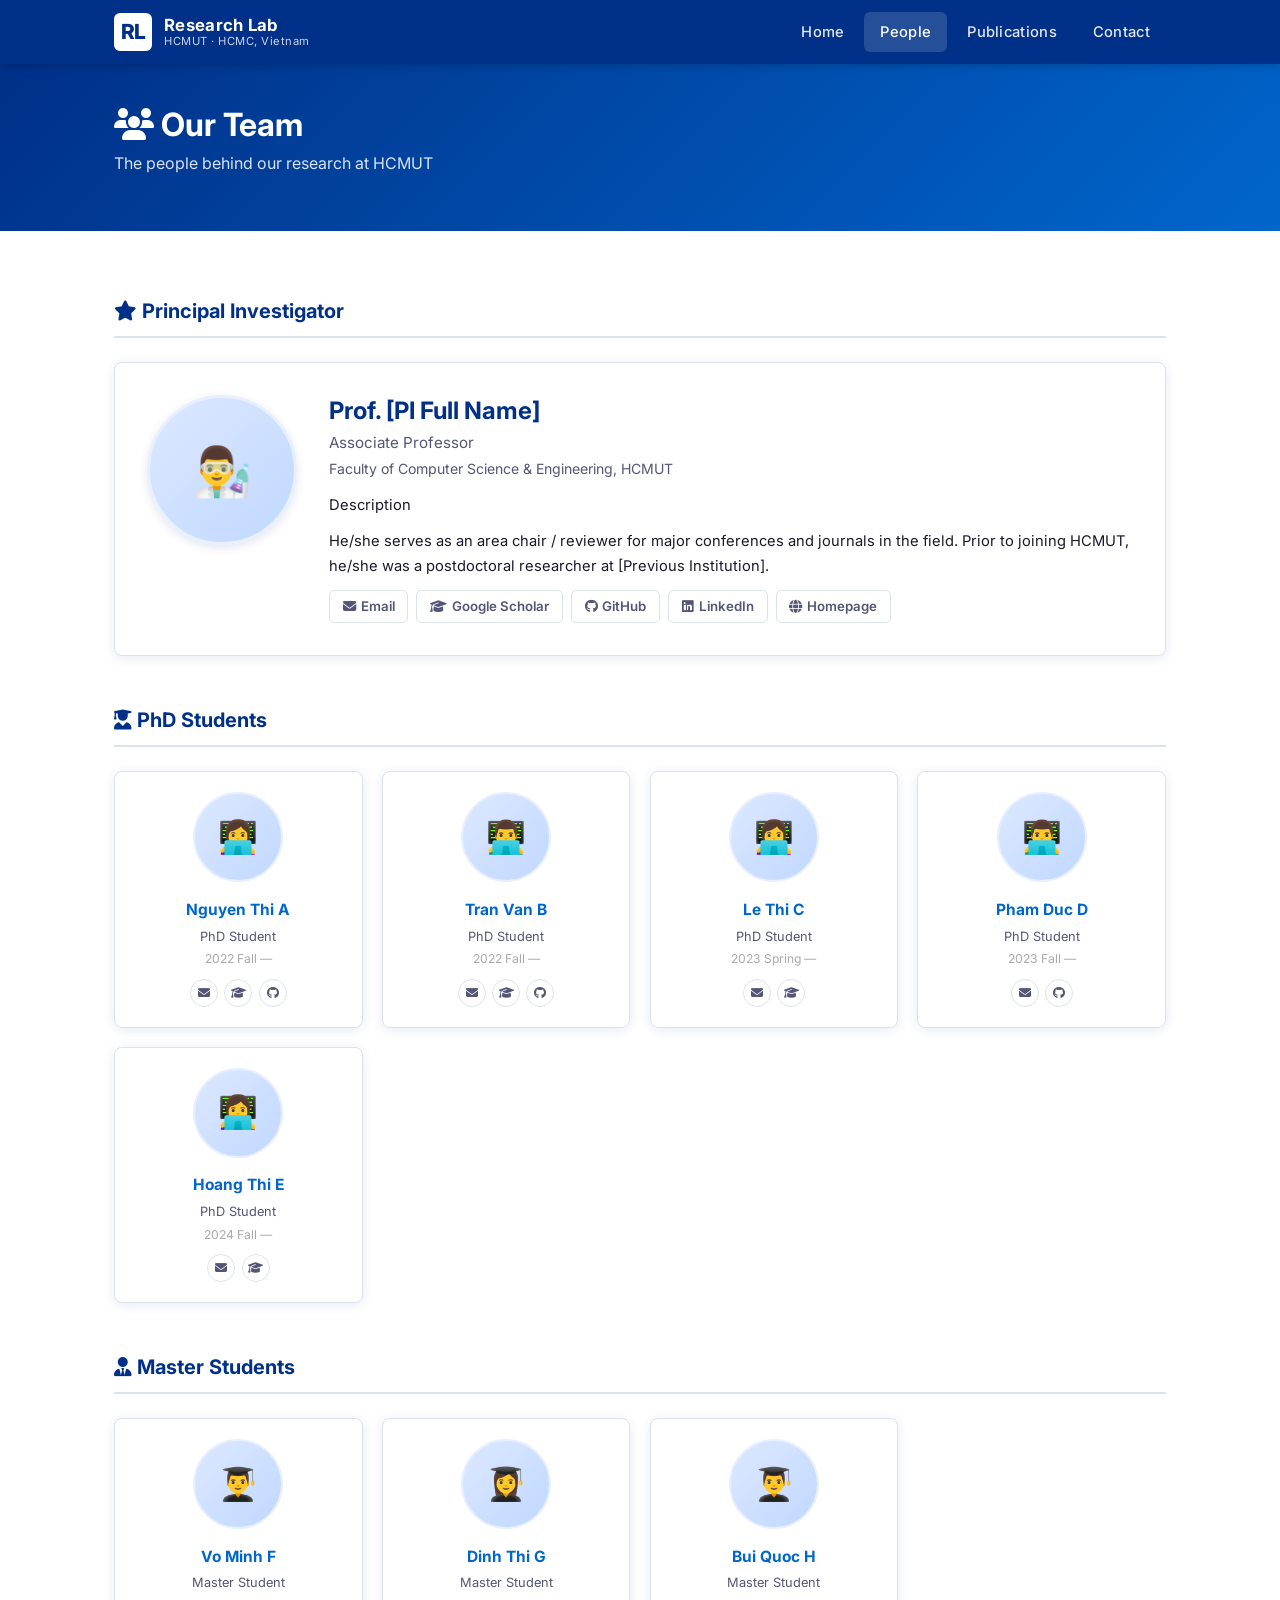
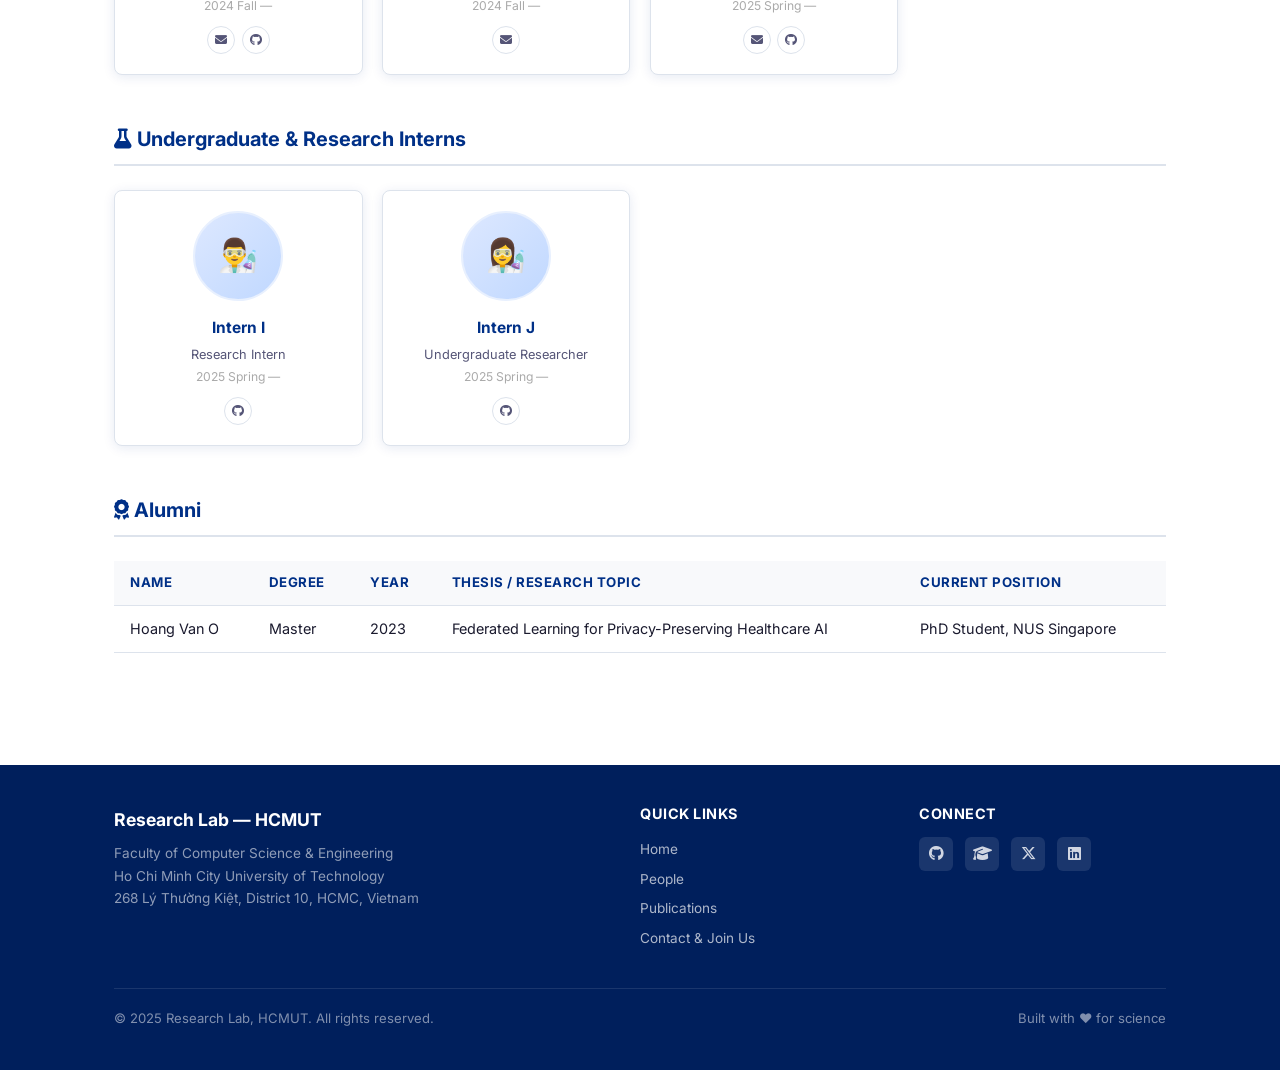
<file: people.html>
<!DOCTYPE html>
<html lang="en">
<head>
  <meta charset="UTF-8" />
  <meta name="viewport" content="width=device-width, initial-scale=1.0" />
  <title>People — Research Lab HCMUT</title>
  <meta name="description" content="Meet the team at Research Lab, HCMUT." />
  <link rel="stylesheet" href="css/style.css" />
  <link rel="preconnect" href="https://fonts.googleapis.com" />
  <link href="https://fonts.googleapis.com/css2?family=Inter:wght@400;500;600;700;800&display=swap" rel="stylesheet" />
  <link rel="stylesheet" href="https://cdnjs.cloudflare.com/ajax/libs/font-awesome/6.5.0/css/all.min.css" />
</head>
<body>

<!-- ===== NAVBAR ===== -->
<nav class="navbar">
  <div class="navbar-inner">
    <a href="index.html" class="navbar-brand">
      <div class="lab-icon">RL</div>
      <div class="lab-name">
        Research Lab
        <small>HCMUT · HCMC, Vietnam</small>
      </div>
    </a>
    <button class="nav-toggle" aria-label="Toggle menu">
      <span></span><span></span><span></span>
    </button>
    <ul class="nav-links">
      <li><a href="index.html">Home</a></li>
      <li><a href="people.html" class="active">People</a></li>
      <li><a href="publications.html">Publications</a></li>
      <li><a href="contact.html">Contact</a></li>
    </ul>
  </div>
</nav>

<!-- ===== PAGE HEADER ===== -->
<div class="page-header">
  <div class="container">
    <h1><i class="fa-solid fa-users"></i> Our Team</h1>
    <p>The people behind our research at HCMUT</p>
  </div>
</div>

<!-- ===== MAIN CONTENT ===== -->
<section>
  <div class="container">

    <!-- ===== PRINCIPAL INVESTIGATOR ===== -->
    <div class="people-section">
      <div class="people-section-title"><i class="fa-solid fa-star"></i> Principal Investigator</div>

      <div class="pi-card">
        <div class="pi-photo">👨‍🔬</div>
        <div class="pi-info">
          <h3>Prof. [PI Full Name]</h3>
          <div class="pi-title">Associate Professor</div>
          <div class="pi-affil">Faculty of Computer Science &amp; Engineering, HCMUT</div>
          <p>
            Description
          </p>
          <p>
            He/she serves as an area chair / reviewer for major conferences and journals in the field.
            Prior to joining HCMUT, he/she was a postdoctoral researcher at [Previous Institution].
          </p>
          <div class="pi-links">
            <a href="#" class="pi-link"><i class="fa-solid fa-envelope"></i> Email</a>
            <a href="#" class="pi-link"><i class="fa-solid fa-graduation-cap"></i> Google Scholar</a>
            <a href="#" class="pi-link"><i class="fa-brands fa-github"></i> GitHub</a>
            <a href="#" class="pi-link"><i class="fa-brands fa-linkedin"></i> LinkedIn</a>
            <a href="#" class="pi-link"><i class="fa-solid fa-globe"></i> Homepage</a>
          </div>
        </div>
      </div>
    </div>

    <!-- ===== PhD STUDENTS ===== -->
    <div class="people-section">
      <div class="people-section-title"><i class="fa-solid fa-user-graduate"></i> PhD Students</div>
      <div class="members-grid">

        <div class="member-card">
          <div class="member-photo">👩‍💻</div>
          <div class="member-name"><a href="#">Nguyen Thi A</a></div>
          <div class="member-role">PhD Student</div>
          <div class="member-start">2022 Fall —</div>
          <div class="member-links">
            <a href="#" class="member-link" title="Email"><i class="fa-solid fa-envelope"></i></a>
            <a href="#" class="member-link" title="Google Scholar"><i class="fa-solid fa-graduation-cap"></i></a>
            <a href="#" class="member-link" title="GitHub"><i class="fa-brands fa-github"></i></a>
          </div>
        </div>

        <div class="member-card">
          <div class="member-photo">👨‍💻</div>
          <div class="member-name"><a href="#">Tran Van B</a></div>
          <div class="member-role">PhD Student</div>
          <div class="member-start">2022 Fall —</div>
          <div class="member-links">
            <a href="#" class="member-link" title="Email"><i class="fa-solid fa-envelope"></i></a>
            <a href="#" class="member-link" title="Google Scholar"><i class="fa-solid fa-graduation-cap"></i></a>
            <a href="#" class="member-link" title="GitHub"><i class="fa-brands fa-github"></i></a>
          </div>
        </div>

        <div class="member-card">
          <div class="member-photo">👩‍💻</div>
          <div class="member-name"><a href="#">Le Thi C</a></div>
          <div class="member-role">PhD Student</div>
          <div class="member-start">2023 Spring —</div>
          <div class="member-links">
            <a href="#" class="member-link" title="Email"><i class="fa-solid fa-envelope"></i></a>
            <a href="#" class="member-link" title="Google Scholar"><i class="fa-solid fa-graduation-cap"></i></a>
          </div>
        </div>

        <div class="member-card">
          <div class="member-photo">👨‍💻</div>
          <div class="member-name"><a href="#">Pham Duc D</a></div>
          <div class="member-role">PhD Student</div>
          <div class="member-start">2023 Fall —</div>
          <div class="member-links">
            <a href="#" class="member-link" title="Email"><i class="fa-solid fa-envelope"></i></a>
            <a href="#" class="member-link" title="GitHub"><i class="fa-brands fa-github"></i></a>
          </div>
        </div>

        <div class="member-card">
          <div class="member-photo">👩‍💻</div>
          <div class="member-name"><a href="#">Hoang Thi E</a></div>
          <div class="member-role">PhD Student</div>
          <div class="member-start">2024 Fall —</div>
          <div class="member-links">
            <a href="#" class="member-link" title="Email"><i class="fa-solid fa-envelope"></i></a>
            <a href="#" class="member-link" title="Google Scholar"><i class="fa-solid fa-graduation-cap"></i></a>
          </div>
        </div>

      </div>
    </div>

    <!-- ===== MASTER STUDENTS ===== -->
    <div class="people-section">
      <div class="people-section-title"><i class="fa-solid fa-user-tie"></i> Master Students</div>
      <div class="members-grid">

        <div class="member-card">
          <div class="member-photo">👨‍🎓</div>
          <div class="member-name"><a href="#">Vo Minh F</a></div>
          <div class="member-role">Master Student</div>
          <div class="member-start">2024 Fall —</div>
          <div class="member-links">
            <a href="#" class="member-link" title="Email"><i class="fa-solid fa-envelope"></i></a>
            <a href="#" class="member-link" title="GitHub"><i class="fa-brands fa-github"></i></a>
          </div>
        </div>

        <div class="member-card">
          <div class="member-photo">👩‍🎓</div>
          <div class="member-name"><a href="#">Dinh Thi G</a></div>
          <div class="member-role">Master Student</div>
          <div class="member-start">2024 Fall —</div>
          <div class="member-links">
            <a href="#" class="member-link" title="Email"><i class="fa-solid fa-envelope"></i></a>
          </div>
        </div>

        <div class="member-card">
          <div class="member-photo">👨‍🎓</div>
          <div class="member-name"><a href="#">Bui Quoc H</a></div>
          <div class="member-role">Master Student</div>
          <div class="member-start">2025 Spring —</div>
          <div class="member-links">
            <a href="#" class="member-link" title="Email"><i class="fa-solid fa-envelope"></i></a>
            <a href="#" class="member-link" title="GitHub"><i class="fa-brands fa-github"></i></a>
          </div>
        </div>

      </div>
    </div>

    <!-- ===== UNDERGRADUATE / INTERN ===== -->
    <div class="people-section">
      <div class="people-section-title"><i class="fa-solid fa-flask"></i> Undergraduate &amp; Research Interns</div>
      <div class="members-grid">

        <div class="member-card">
          <div class="member-photo">👨‍🔬</div>
          <div class="member-name">Intern I</div>
          <div class="member-role">Research Intern</div>
          <div class="member-start">2025 Spring —</div>
          <div class="member-links">
            <a href="#" class="member-link" title="GitHub"><i class="fa-brands fa-github"></i></a>
          </div>
        </div>

        <div class="member-card">
          <div class="member-photo">👩‍🔬</div>
          <div class="member-name">Intern J</div>
          <div class="member-role">Undergraduate Researcher</div>
          <div class="member-start">2025 Spring —</div>
          <div class="member-links">
            <a href="#" class="member-link" title="GitHub"><i class="fa-brands fa-github"></i></a>
          </div>
        </div>

      </div>
    </div>

    <!-- ===== ALUMNI ===== -->
    <div class="people-section">
      <div class="people-section-title"><i class="fa-solid fa-award"></i> Alumni</div>

      <table class="alumni-table">
        <thead>
          <tr>
            <th>Name</th>
            <th>Degree</th>
            <th>Year</th>
            <th>Thesis / Research Topic</th>
            <th>Current Position</th>
          </tr>
        </thead>
        <tbody>
          <tr>
            <td>Hoang Van O</td>
            <td>Master</td>
            <td>2023</td>
            <td>Federated Learning for Privacy-Preserving Healthcare AI</td>
            <td>PhD Student, NUS Singapore</td>
          </tr>
       
        </tbody>
      </table>
    </div>

  </div>
</section>

<!-- ===== FOOTER ===== -->
<footer>
  <div class="container">
    <div class="footer-inner">
      <div class="footer-brand">
        <div class="footer-title">Research Lab — HCMUT</div>
        <p>Faculty of Computer Science &amp; Engineering<br>
        Ho Chi Minh City University of Technology<br>
        268 Lý Thường Kiệt, District 10, HCMC, Vietnam</p>
      </div>
      <div class="footer-links">
        <h4>Quick Links</h4>
        <ul>
          <li><a href="index.html">Home</a></li>
          <li><a href="people.html">People</a></li>
          <li><a href="publications.html">Publications</a></li>
          <li><a href="contact.html">Contact &amp; Join Us</a></li>
        </ul>
      </div>
      <div class="footer-social">
        <h4>Connect</h4>
        <div class="social-icons">
          <a href="#" class="social-icon" title="GitHub"><i class="fa-brands fa-github"></i></a>
          <a href="#" class="social-icon" title="Google Scholar"><i class="fa-solid fa-graduation-cap"></i></a>
          <a href="#" class="social-icon" title="Twitter/X"><i class="fa-brands fa-x-twitter"></i></a>
          <a href="#" class="social-icon" title="LinkedIn"><i class="fa-brands fa-linkedin"></i></a>
        </div>
      </div>
    </div>
    <div class="footer-bottom">
      <span>&copy; 2025 Research Lab, HCMUT. All rights reserved.</span>
      <span>Built with ❤️ for science</span>
    </div>
  </div>
</footer>

<script src="js/main.js"></script>
</body>
</html>
</file>
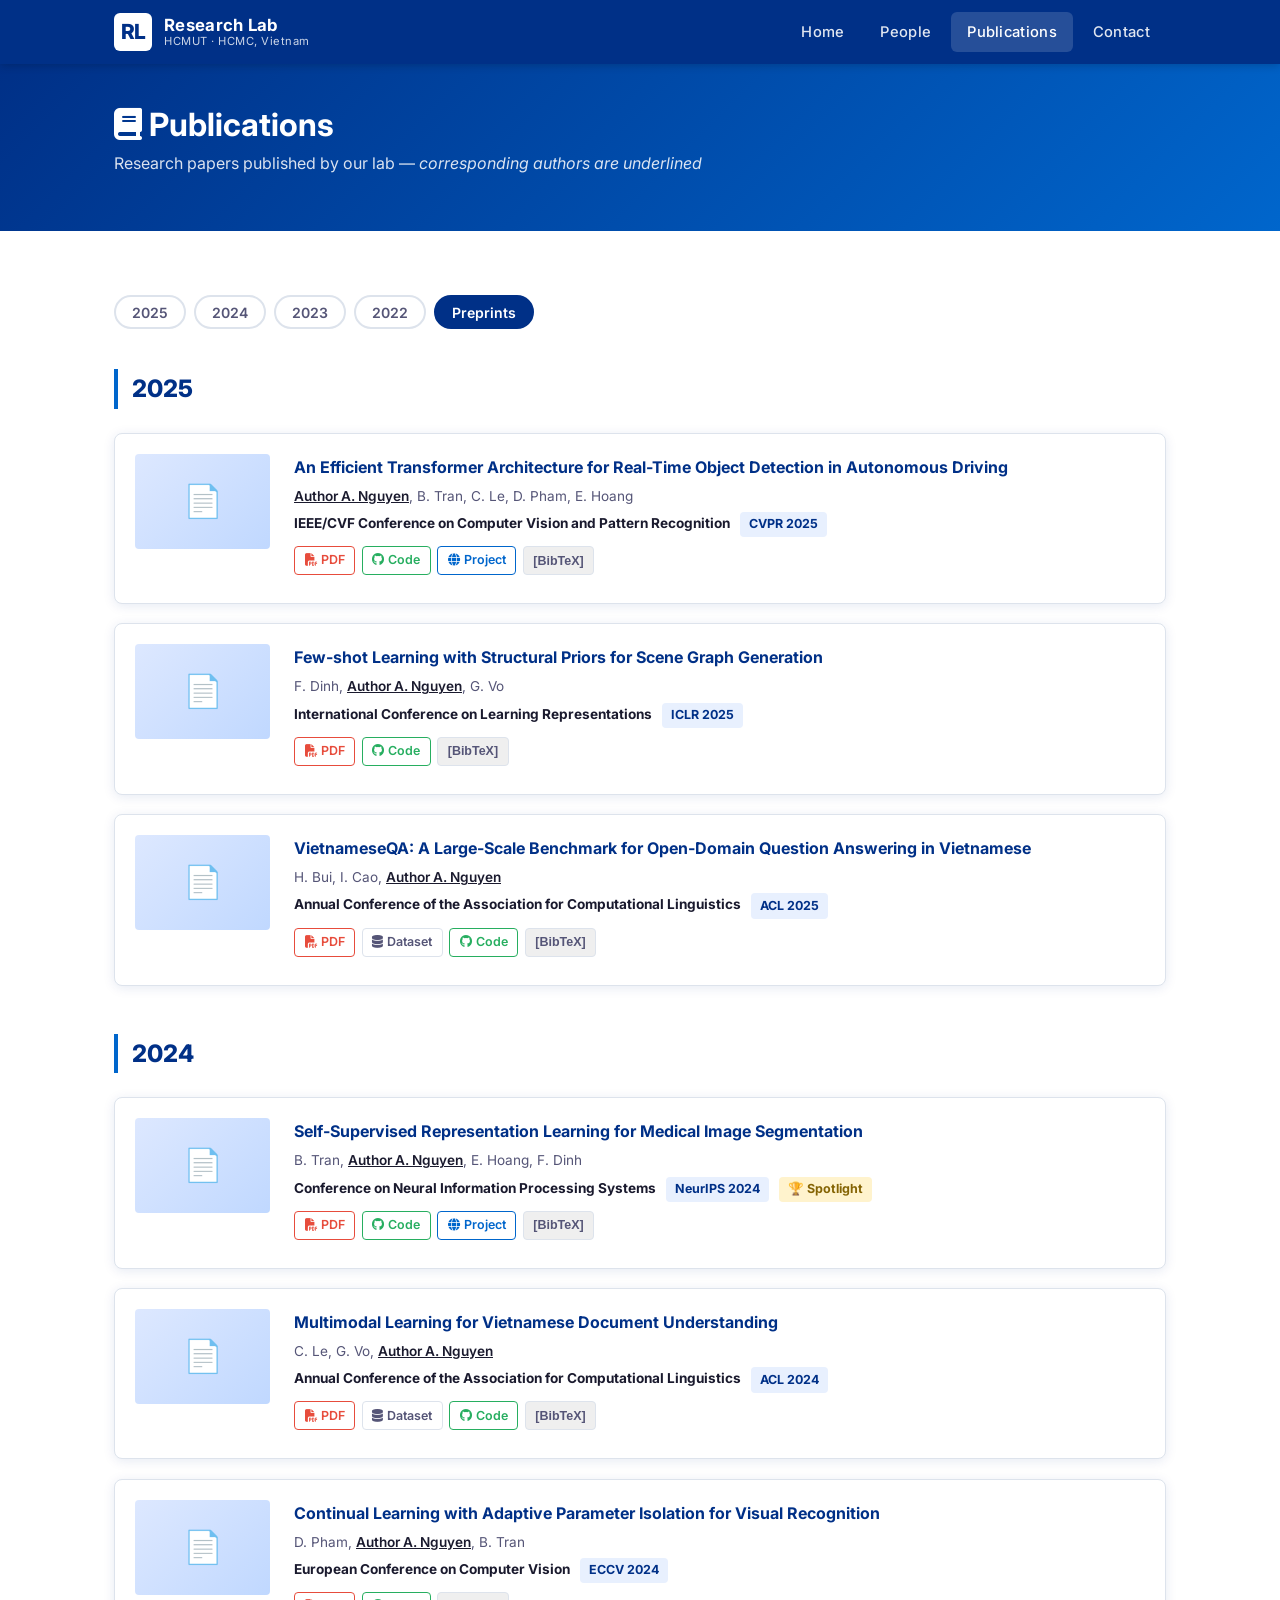
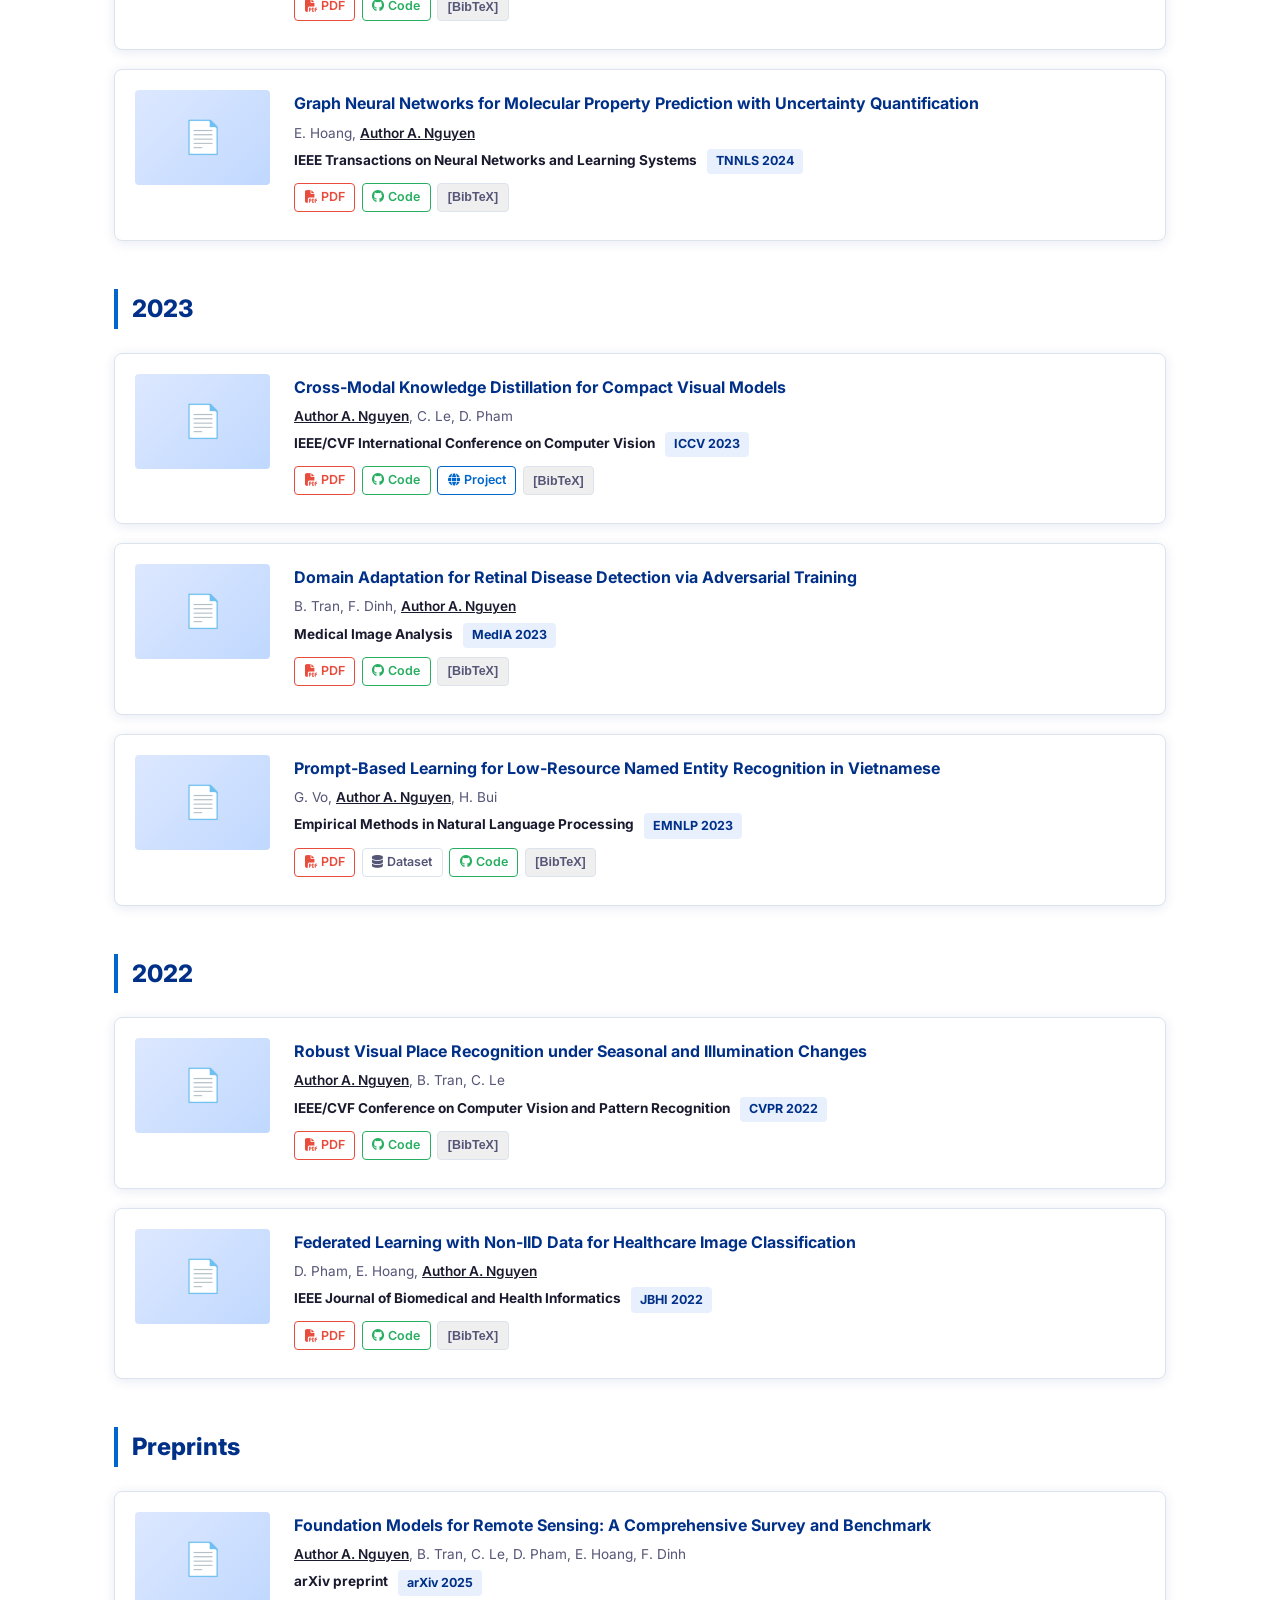
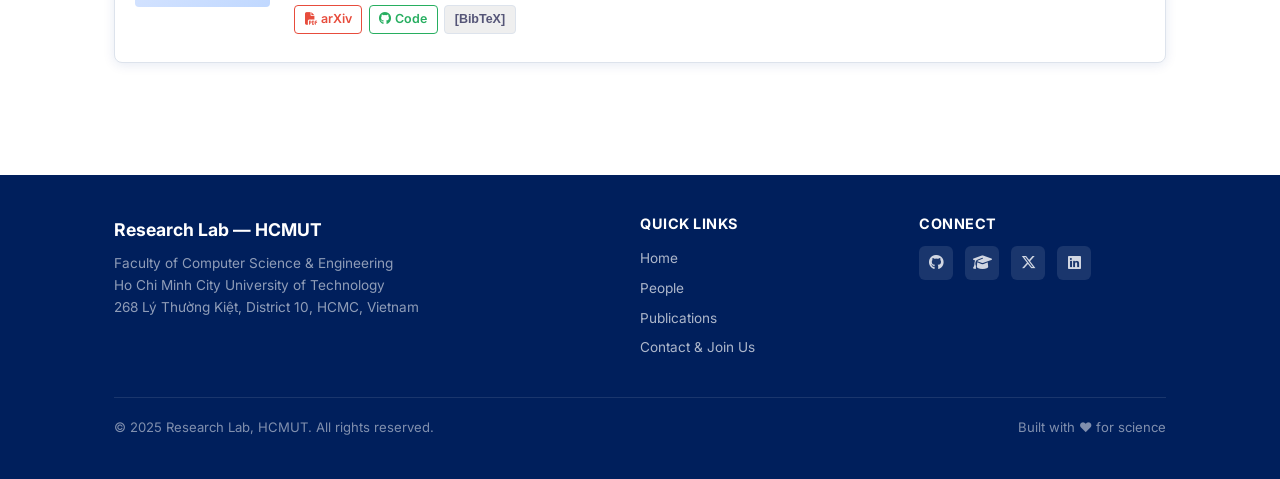
<file: publications.html>
<!DOCTYPE html>
<html lang="en">
<head>
  <meta charset="UTF-8" />
  <meta name="viewport" content="width=device-width, initial-scale=1.0" />
  <title>Publications — Research Lab HCMUT</title>
  <meta name="description" content="Publications from Research Lab, HCMUT." />
  <link rel="stylesheet" href="css/style.css" />
  <link rel="preconnect" href="https://fonts.googleapis.com" />
  <link href="https://fonts.googleapis.com/css2?family=Inter:wght@400;500;600;700;800&display=swap" rel="stylesheet" />
  <link rel="stylesheet" href="https://cdnjs.cloudflare.com/ajax/libs/font-awesome/6.5.0/css/all.min.css" />
</head>
<body>

<!-- ===== NAVBAR ===== -->
<nav class="navbar">
  <div class="navbar-inner">
    <a href="index.html" class="navbar-brand">
      <div class="lab-icon">RL</div>
      <div class="lab-name">
        Research Lab
        <small>HCMUT · HCMC, Vietnam</small>
      </div>
    </a>
    <button class="nav-toggle" aria-label="Toggle menu">
      <span></span><span></span><span></span>
    </button>
    <ul class="nav-links">
      <li><a href="index.html">Home</a></li>
      <li><a href="people.html">People</a></li>
      <li><a href="publications.html" class="active">Publications</a></li>
      <li><a href="contact.html">Contact</a></li>
    </ul>
  </div>
</nav>

<!-- ===== PAGE HEADER ===== -->
<div class="page-header">
  <div class="container">
    <h1><i class="fa-solid fa-book"></i> Publications</h1>
    <p>Research papers published by our lab — <em>corresponding authors are underlined</em></p>
  </div>
</div>

<!-- ===== PUBLICATIONS ===== -->
<section>
  <div class="container">

    <!-- Year Navigation -->
    <div class="pub-year-nav">
      <button class="pub-year-btn active" data-year="2025">2025</button>
      <button class="pub-year-btn" data-year="2024">2024</button>
      <button class="pub-year-btn" data-year="2023">2023</button>
      <button class="pub-year-btn" data-year="2022">2022</button>
      <button class="pub-year-btn" data-year="preprint">Preprints</button>
    </div>

    <!-- ===== 2025 ===== -->
    <div class="pub-year-section" id="pub-2025">
      <div class="pub-year-heading">2025</div>
      <div class="pub-list">

        <div class="pub-item">
          <div class="pub-thumb">📄</div>
          <div class="pub-details">
            <div class="pub-title">
              An Efficient Transformer Architecture for Real-Time Object Detection in Autonomous Driving
            </div>
            <div class="pub-authors">
              <em>Author A. Nguyen</em>, B. Tran, C. Le, D. Pham, E. Hoang
            </div>
            <div class="pub-venue">
              <strong>IEEE/CVF Conference on Computer Vision and Pattern Recognition</strong>
              <span class="venue-badge">CVPR 2025</span>
            </div>
            <div class="pub-links">
              <a href="#" class="paper-link pdf"><i class="fa-solid fa-file-pdf"></i> PDF</a>
              <a href="#" class="paper-link code"><i class="fa-brands fa-github"></i> Code</a>
              <a href="#" class="paper-link project"><i class="fa-solid fa-globe"></i> Project</a>
              <button class="paper-link bibtex-toggle" data-target="bib-2025-1">[BibTeX]</button>
            </div>
            <pre id="bib-2025-1" class="bibtex-block">@inproceedings{nguyen2025efficient,
  title     = {An Efficient Transformer Architecture for Real-Time Object Detection in Autonomous Driving},
  author    = {Nguyen, Author A. and Tran, B. and Le, C. and Pham, D. and Hoang, E.},
  booktitle = {Proceedings of the IEEE/CVF Conference on Computer Vision and Pattern Recognition (CVPR)},
  year      = {2025}
}</pre>
          </div>
        </div>

        <div class="pub-item">
          <div class="pub-thumb">📄</div>
          <div class="pub-details">
            <div class="pub-title">
              Few-shot Learning with Structural Priors for Scene Graph Generation
            </div>
            <div class="pub-authors">
              F. Dinh, <em>Author A. Nguyen</em>, G. Vo
            </div>
            <div class="pub-venue">
              <strong>International Conference on Learning Representations</strong>
              <span class="venue-badge">ICLR 2025</span>
            </div>
            <div class="pub-links">
              <a href="#" class="paper-link pdf"><i class="fa-solid fa-file-pdf"></i> PDF</a>
              <a href="#" class="paper-link code"><i class="fa-brands fa-github"></i> Code</a>
              <button class="paper-link bibtex-toggle" data-target="bib-2025-2">[BibTeX]</button>
            </div>
            <pre id="bib-2025-2" class="bibtex-block">@inproceedings{dinh2025fewshot,
  title     = {Few-shot Learning with Structural Priors for Scene Graph Generation},
  author    = {Dinh, F. and Nguyen, Author A. and Vo, G.},
  booktitle = {International Conference on Learning Representations (ICLR)},
  year      = {2025}
}</pre>
          </div>
        </div>

        <div class="pub-item">
          <div class="pub-thumb">📄</div>
          <div class="pub-details">
            <div class="pub-title">
              VietnameseQA: A Large-Scale Benchmark for Open-Domain Question Answering in Vietnamese
            </div>
            <div class="pub-authors">
              H. Bui, I. Cao, <em>Author A. Nguyen</em>
            </div>
            <div class="pub-venue">
              <strong>Annual Conference of the Association for Computational Linguistics</strong>
              <span class="venue-badge">ACL 2025</span>
            </div>
            <div class="pub-links">
              <a href="#" class="paper-link pdf"><i class="fa-solid fa-file-pdf"></i> PDF</a>
              <a href="#" class="paper-link"><i class="fa-solid fa-database"></i> Dataset</a>
              <a href="#" class="paper-link code"><i class="fa-brands fa-github"></i> Code</a>
              <button class="paper-link bibtex-toggle" data-target="bib-2025-3">[BibTeX]</button>
            </div>
            <pre id="bib-2025-3" class="bibtex-block">@inproceedings{bui2025vietnameseqa,
  title     = {VietnameseQA: A Large-Scale Benchmark for Open-Domain Question Answering in Vietnamese},
  author    = {Bui, H. and Cao, I. and Nguyen, Author A.},
  booktitle = {Proceedings of the Annual Conference of the Association for Computational Linguistics (ACL)},
  year      = {2025}
}</pre>
          </div>
        </div>

      </div>
    </div>

    <!-- ===== 2024 ===== -->
    <div class="pub-year-section" id="pub-2024">
      <div class="pub-year-heading">2024</div>
      <div class="pub-list">

        <div class="pub-item">
          <div class="pub-thumb">📄</div>
          <div class="pub-details">
            <div class="pub-title">
              Self-Supervised Representation Learning for Medical Image Segmentation
            </div>
            <div class="pub-authors">
              B. Tran, <em>Author A. Nguyen</em>, E. Hoang, F. Dinh
            </div>
            <div class="pub-venue">
              <strong>Conference on Neural Information Processing Systems</strong>
              <span class="venue-badge">NeurIPS 2024</span>
              <span class="venue-badge highlight-badge">🏆 Spotlight</span>
            </div>
            <div class="pub-links">
              <a href="#" class="paper-link pdf"><i class="fa-solid fa-file-pdf"></i> PDF</a>
              <a href="#" class="paper-link code"><i class="fa-brands fa-github"></i> Code</a>
              <a href="#" class="paper-link project"><i class="fa-solid fa-globe"></i> Project</a>
              <button class="paper-link bibtex-toggle" data-target="bib-2024-1">[BibTeX]</button>
            </div>
            <pre id="bib-2024-1" class="bibtex-block">@inproceedings{tran2024selfsupervised,
  title     = {Self-Supervised Representation Learning for Medical Image Segmentation},
  author    = {Tran, B. and Nguyen, Author A. and Hoang, E. and Dinh, F.},
  booktitle = {Advances in Neural Information Processing Systems (NeurIPS)},
  year      = {2024}
}</pre>
          </div>
        </div>

        <div class="pub-item">
          <div class="pub-thumb">📄</div>
          <div class="pub-details">
            <div class="pub-title">
              Multimodal Learning for Vietnamese Document Understanding
            </div>
            <div class="pub-authors">
              C. Le, G. Vo, <em>Author A. Nguyen</em>
            </div>
            <div class="pub-venue">
              <strong>Annual Conference of the Association for Computational Linguistics</strong>
              <span class="venue-badge">ACL 2024</span>
            </div>
            <div class="pub-links">
              <a href="#" class="paper-link pdf"><i class="fa-solid fa-file-pdf"></i> PDF</a>
              <a href="#" class="paper-link"><i class="fa-solid fa-database"></i> Dataset</a>
              <a href="#" class="paper-link code"><i class="fa-brands fa-github"></i> Code</a>
              <button class="paper-link bibtex-toggle" data-target="bib-2024-2">[BibTeX]</button>
            </div>
            <pre id="bib-2024-2" class="bibtex-block">@inproceedings{le2024multimodal,
  title     = {Multimodal Learning for Vietnamese Document Understanding},
  author    = {Le, C. and Vo, G. and Nguyen, Author A.},
  booktitle = {Proceedings of the Annual Conference of the Association for Computational Linguistics (ACL)},
  year      = {2024}
}</pre>
          </div>
        </div>

        <div class="pub-item">
          <div class="pub-thumb">📄</div>
          <div class="pub-details">
            <div class="pub-title">
              Continual Learning with Adaptive Parameter Isolation for Visual Recognition
            </div>
            <div class="pub-authors">
              D. Pham, <em>Author A. Nguyen</em>, B. Tran
            </div>
            <div class="pub-venue">
              <strong>European Conference on Computer Vision</strong>
              <span class="venue-badge">ECCV 2024</span>
            </div>
            <div class="pub-links">
              <a href="#" class="paper-link pdf"><i class="fa-solid fa-file-pdf"></i> PDF</a>
              <a href="#" class="paper-link code"><i class="fa-brands fa-github"></i> Code</a>
              <button class="paper-link bibtex-toggle" data-target="bib-2024-3">[BibTeX]</button>
            </div>
            <pre id="bib-2024-3" class="bibtex-block">@inproceedings{pham2024continual,
  title     = {Continual Learning with Adaptive Parameter Isolation for Visual Recognition},
  author    = {Pham, D. and Nguyen, Author A. and Tran, B.},
  booktitle = {European Conference on Computer Vision (ECCV)},
  year      = {2024}
}</pre>
          </div>
        </div>

        <div class="pub-item">
          <div class="pub-thumb">📄</div>
          <div class="pub-details">
            <div class="pub-title">
              Graph Neural Networks for Molecular Property Prediction with Uncertainty Quantification
            </div>
            <div class="pub-authors">
              E. Hoang, <em>Author A. Nguyen</em>
            </div>
            <div class="pub-venue">
              <strong>IEEE Transactions on Neural Networks and Learning Systems</strong>
              <span class="venue-badge">TNNLS 2024</span>
            </div>
            <div class="pub-links">
              <a href="#" class="paper-link pdf"><i class="fa-solid fa-file-pdf"></i> PDF</a>
              <a href="#" class="paper-link code"><i class="fa-brands fa-github"></i> Code</a>
              <button class="paper-link bibtex-toggle" data-target="bib-2024-4">[BibTeX]</button>
            </div>
            <pre id="bib-2024-4" class="bibtex-block">@article{hoang2024graph,
  title   = {Graph Neural Networks for Molecular Property Prediction with Uncertainty Quantification},
  author  = {Hoang, E. and Nguyen, Author A.},
  journal = {IEEE Transactions on Neural Networks and Learning Systems},
  year    = {2024}
}</pre>
          </div>
        </div>

      </div>
    </div>

    <!-- ===== 2023 ===== -->
    <div class="pub-year-section" id="pub-2023">
      <div class="pub-year-heading">2023</div>
      <div class="pub-list">

        <div class="pub-item">
          <div class="pub-thumb">📄</div>
          <div class="pub-details">
            <div class="pub-title">
              Cross-Modal Knowledge Distillation for Compact Visual Models
            </div>
            <div class="pub-authors">
              <em>Author A. Nguyen</em>, C. Le, D. Pham
            </div>
            <div class="pub-venue">
              <strong>IEEE/CVF International Conference on Computer Vision</strong>
              <span class="venue-badge">ICCV 2023</span>
            </div>
            <div class="pub-links">
              <a href="#" class="paper-link pdf"><i class="fa-solid fa-file-pdf"></i> PDF</a>
              <a href="#" class="paper-link code"><i class="fa-brands fa-github"></i> Code</a>
              <a href="#" class="paper-link project"><i class="fa-solid fa-globe"></i> Project</a>
              <button class="paper-link bibtex-toggle" data-target="bib-2023-1">[BibTeX]</button>
            </div>
            <pre id="bib-2023-1" class="bibtex-block">@inproceedings{nguyen2023cross,
  title     = {Cross-Modal Knowledge Distillation for Compact Visual Models},
  author    = {Nguyen, Author A. and Le, C. and Pham, D.},
  booktitle = {Proceedings of the IEEE/CVF International Conference on Computer Vision (ICCV)},
  year      = {2023}
}</pre>
          </div>
        </div>

        <div class="pub-item">
          <div class="pub-thumb">📄</div>
          <div class="pub-details">
            <div class="pub-title">
              Domain Adaptation for Retinal Disease Detection via Adversarial Training
            </div>
            <div class="pub-authors">
              B. Tran, F. Dinh, <em>Author A. Nguyen</em>
            </div>
            <div class="pub-venue">
              <strong>Medical Image Analysis</strong>
              <span class="venue-badge">MedIA 2023</span>
            </div>
            <div class="pub-links">
              <a href="#" class="paper-link pdf"><i class="fa-solid fa-file-pdf"></i> PDF</a>
              <a href="#" class="paper-link code"><i class="fa-brands fa-github"></i> Code</a>
              <button class="paper-link bibtex-toggle" data-target="bib-2023-2">[BibTeX]</button>
            </div>
            <pre id="bib-2023-2" class="bibtex-block">@article{tran2023domain,
  title   = {Domain Adaptation for Retinal Disease Detection via Adversarial Training},
  author  = {Tran, B. and Dinh, F. and Nguyen, Author A.},
  journal = {Medical Image Analysis},
  year    = {2023}
}</pre>
          </div>
        </div>

        <div class="pub-item">
          <div class="pub-thumb">📄</div>
          <div class="pub-details">
            <div class="pub-title">
              Prompt-Based Learning for Low-Resource Named Entity Recognition in Vietnamese
            </div>
            <div class="pub-authors">
              G. Vo, <em>Author A. Nguyen</em>, H. Bui
            </div>
            <div class="pub-venue">
              <strong>Empirical Methods in Natural Language Processing</strong>
              <span class="venue-badge">EMNLP 2023</span>
            </div>
            <div class="pub-links">
              <a href="#" class="paper-link pdf"><i class="fa-solid fa-file-pdf"></i> PDF</a>
              <a href="#" class="paper-link"><i class="fa-solid fa-database"></i> Dataset</a>
              <a href="#" class="paper-link code"><i class="fa-brands fa-github"></i> Code</a>
              <button class="paper-link bibtex-toggle" data-target="bib-2023-3">[BibTeX]</button>
            </div>
            <pre id="bib-2023-3" class="bibtex-block">@inproceedings{vo2023prompt,
  title     = {Prompt-Based Learning for Low-Resource Named Entity Recognition in Vietnamese},
  author    = {Vo, G. and Nguyen, Author A. and Bui, H.},
  booktitle = {Proceedings of Empirical Methods in Natural Language Processing (EMNLP)},
  year      = {2023}
}</pre>
          </div>
        </div>

      </div>
    </div>

    <!-- ===== 2022 ===== -->
    <div class="pub-year-section" id="pub-2022">
      <div class="pub-year-heading">2022</div>
      <div class="pub-list">

        <div class="pub-item">
          <div class="pub-thumb">📄</div>
          <div class="pub-details">
            <div class="pub-title">
              Robust Visual Place Recognition under Seasonal and Illumination Changes
            </div>
            <div class="pub-authors">
              <em>Author A. Nguyen</em>, B. Tran, C. Le
            </div>
            <div class="pub-venue">
              <strong>IEEE/CVF Conference on Computer Vision and Pattern Recognition</strong>
              <span class="venue-badge">CVPR 2022</span>
            </div>
            <div class="pub-links">
              <a href="#" class="paper-link pdf"><i class="fa-solid fa-file-pdf"></i> PDF</a>
              <a href="#" class="paper-link code"><i class="fa-brands fa-github"></i> Code</a>
              <button class="paper-link bibtex-toggle" data-target="bib-2022-1">[BibTeX]</button>
            </div>
            <pre id="bib-2022-1" class="bibtex-block">@inproceedings{nguyen2022robust,
  title     = {Robust Visual Place Recognition under Seasonal and Illumination Changes},
  author    = {Nguyen, Author A. and Tran, B. and Le, C.},
  booktitle = {Proceedings of the IEEE/CVF Conference on Computer Vision and Pattern Recognition (CVPR)},
  year      = {2022}
}</pre>
          </div>
        </div>

        <div class="pub-item">
          <div class="pub-thumb">📄</div>
          <div class="pub-details">
            <div class="pub-title">
              Federated Learning with Non-IID Data for Healthcare Image Classification
            </div>
            <div class="pub-authors">
              D. Pham, E. Hoang, <em>Author A. Nguyen</em>
            </div>
            <div class="pub-venue">
              <strong>IEEE Journal of Biomedical and Health Informatics</strong>
              <span class="venue-badge">JBHI 2022</span>
            </div>
            <div class="pub-links">
              <a href="#" class="paper-link pdf"><i class="fa-solid fa-file-pdf"></i> PDF</a>
              <a href="#" class="paper-link code"><i class="fa-brands fa-github"></i> Code</a>
              <button class="paper-link bibtex-toggle" data-target="bib-2022-2">[BibTeX]</button>
            </div>
            <pre id="bib-2022-2" class="bibtex-block">@article{pham2022federated,
  title   = {Federated Learning with Non-IID Data for Healthcare Image Classification},
  author  = {Pham, D. and Hoang, E. and Nguyen, Author A.},
  journal = {IEEE Journal of Biomedical and Health Informatics},
  year    = {2022}
}</pre>
          </div>
        </div>

      </div>
    </div>

    <!-- ===== PREPRINTS ===== -->
    <div class="pub-year-section" id="pub-preprint">
      <div class="pub-year-heading">Preprints</div>
      <div class="pub-list">

        <div class="pub-item">
          <div class="pub-thumb">📄</div>
          <div class="pub-details">
            <div class="pub-title">
              Foundation Models for Remote Sensing: A Comprehensive Survey and Benchmark
            </div>
            <div class="pub-authors">
              <em>Author A. Nguyen</em>, B. Tran, C. Le, D. Pham, E. Hoang, F. Dinh
            </div>
            <div class="pub-venue">
              <strong>arXiv preprint</strong>
              <span class="venue-badge">arXiv 2025</span>
            </div>
            <div class="pub-links">
              <a href="#" class="paper-link pdf"><i class="fa-solid fa-file-pdf"></i> arXiv</a>
              <a href="#" class="paper-link code"><i class="fa-brands fa-github"></i> Code</a>
              <button class="paper-link bibtex-toggle" data-target="bib-pre-1">[BibTeX]</button>
            </div>
            <pre id="bib-pre-1" class="bibtex-block">@article{nguyen2025foundation,
  title   = {Foundation Models for Remote Sensing: A Comprehensive Survey and Benchmark},
  author  = {Nguyen, Author A. and Tran, B. and Le, C. and Pham, D. and Hoang, E. and Dinh, F.},
  journal = {arXiv preprint arXiv:2501.XXXXX},
  year    = {2025}
}</pre>
          </div>
        </div>

      </div>
    </div>

  </div>
</section>

<!-- ===== FOOTER ===== -->
<footer>
  <div class="container">
    <div class="footer-inner">
      <div class="footer-brand">
        <div class="footer-title">Research Lab — HCMUT</div>
        <p>Faculty of Computer Science &amp; Engineering<br>
        Ho Chi Minh City University of Technology<br>
        268 Lý Thường Kiệt, District 10, HCMC, Vietnam</p>
      </div>
      <div class="footer-links">
        <h4>Quick Links</h4>
        <ul>
          <li><a href="index.html">Home</a></li>
          <li><a href="people.html">People</a></li>
          <li><a href="publications.html">Publications</a></li>
          <li><a href="contact.html">Contact &amp; Join Us</a></li>
        </ul>
      </div>
      <div class="footer-social">
        <h4>Connect</h4>
        <div class="social-icons">
          <a href="#" class="social-icon" title="GitHub"><i class="fa-brands fa-github"></i></a>
          <a href="#" class="social-icon" title="Google Scholar"><i class="fa-solid fa-graduation-cap"></i></a>
          <a href="#" class="social-icon" title="Twitter/X"><i class="fa-brands fa-x-twitter"></i></a>
          <a href="#" class="social-icon" title="LinkedIn"><i class="fa-brands fa-linkedin"></i></a>
        </div>
      </div>
    </div>
    <div class="footer-bottom">
      <span>&copy; 2025 Research Lab, HCMUT. All rights reserved.</span>
      <span>Built with ❤️ for science</span>
    </div>
  </div>
</footer>

<script src="js/main.js"></script>
</body>
</html>
</file>
<file: css/style.css>
/* ===== ROOT VARIABLES ===== */
:root {
  --primary: #003087;
  --primary-dark: #001f5c;
  --accent: #0066CC;
  --accent-light: #e8f0fe;
  --bg: #FFFFFF;
  --bg-section: #f8f9fb;
  --text: #1a1a2e;
  --text-secondary: #555577;
  --border: #dde3ec;
  --shadow: 0 2px 12px rgba(0, 48, 135, 0.10);
  --shadow-hover: 0 6px 24px rgba(0, 48, 135, 0.18);
  --radius: 8px;
  --transition: 0.22s ease;
  --max-width: 1100px;
  --font-main: 'Inter', 'Segoe UI', system-ui, sans-serif;
  --font-serif: 'Georgia', 'Times New Roman', serif;
}

/* ===== RESET & BASE ===== */
*, *::before, *::after { box-sizing: border-box; margin: 0; padding: 0; }

html { scroll-behavior: smooth; font-size: 16px; }

body {
  font-family: var(--font-main);
  color: var(--text);
  background: var(--bg);
  line-height: 1.65;
  -webkit-font-smoothing: antialiased;
}

a { color: var(--accent); text-decoration: none; transition: color var(--transition); }
a:hover { color: var(--primary); text-decoration: underline; }

img { max-width: 100%; display: block; }

/* ===== TYPOGRAPHY ===== */
h1, h2, h3, h4 { line-height: 1.3; font-weight: 700; }
h1 { font-size: 2.4rem; }
h2 { font-size: 1.85rem; }
h3 { font-size: 1.25rem; }
h4 { font-size: 1.05rem; }
p { margin-bottom: 0.9em; }

.section-title {
  font-size: 1.7rem;
  font-weight: 700;
  color: var(--primary);
  padding-bottom: 0.5rem;
  border-bottom: 3px solid var(--accent);
  display: inline-block;
  margin-bottom: 1.8rem;
}

/* ===== LAYOUT ===== */
.container { max-width: var(--max-width); margin: 0 auto; padding: 0 1.5rem; }
section { padding: 4rem 0; }
section:nth-child(even):not(.hero) { background: var(--bg-section); }

/* ===== NAVBAR ===== */
.navbar {
  position: sticky;
  top: 0;
  z-index: 1000;
  background: var(--primary);
  box-shadow: 0 2px 8px rgba(0,0,0,0.18);
}

.navbar-inner {
  display: flex;
  align-items: center;
  justify-content: space-between;
  max-width: var(--max-width);
  margin: 0 auto;
  padding: 0 1.5rem;
  height: 64px;
}

.navbar-brand {
  display: flex;
  align-items: center;
  gap: 0.75rem;
  text-decoration: none;
}

.navbar-brand .lab-icon {
  width: 38px;
  height: 38px;
  background: white;
  border-radius: 6px;
  display: flex;
  align-items: center;
  justify-content: center;
  font-size: 1.3rem;
  font-weight: 800;
  color: var(--primary);
  letter-spacing: -1px;
  flex-shrink: 0;
}

.navbar-brand .lab-name {
  color: white;
  font-size: 1.05rem;
  font-weight: 700;
  letter-spacing: 0.3px;
  line-height: 1.2;
}

.navbar-brand .lab-name small {
  display: block;
  font-size: 0.7rem;
  font-weight: 400;
  opacity: 0.8;
  letter-spacing: 0.5px;
}

.nav-links {
  display: flex;
  gap: 0.25rem;
  list-style: none;
}

.nav-links a {
  display: block;
  color: rgba(255,255,255,0.88);
  padding: 0.5rem 1rem;
  border-radius: 6px;
  font-size: 0.92rem;
  font-weight: 500;
  letter-spacing: 0.3px;
  transition: background var(--transition), color var(--transition);
  text-decoration: none;
}

.nav-links a:hover, .nav-links a.active {
  background: rgba(255,255,255,0.15);
  color: white;
  text-decoration: none;
}

.nav-toggle {
  display: none;
  flex-direction: column;
  gap: 5px;
  cursor: pointer;
  padding: 4px;
}
.nav-toggle span {
  width: 24px;
  height: 2px;
  background: white;
  border-radius: 2px;
  transition: var(--transition);
}

/* ===== HERO ===== */
.hero {
  background: linear-gradient(135deg, var(--primary) 0%, var(--accent) 100%);
  color: white;
  padding: 5rem 0 4rem;
}

.hero-inner {
  display: grid;
  grid-template-columns: 1fr 1fr;
  gap: 3rem;
  align-items: center;
}

.hero-text h1 { font-size: 2.5rem; margin-bottom: 0.8rem; line-height: 1.2; }
.hero-text h1 span { color: #a8d1ff; }
.hero-text p { font-size: 1.05rem; opacity: 0.92; margin-bottom: 1.5rem; }

.hero-badges {
  display: flex;
  flex-wrap: wrap;
  gap: 0.5rem;
  margin-bottom: 1.8rem;
}

.badge {
  display: inline-block;
  padding: 0.3rem 0.9rem;
  border-radius: 20px;
  font-size: 0.82rem;
  font-weight: 600;
  background: rgba(255,255,255,0.15);
  border: 1px solid rgba(255,255,255,0.3);
  color: white;
}

.hero-cta { display: flex; gap: 1rem; flex-wrap: wrap; }

.btn {
  display: inline-flex;
  align-items: center;
  gap: 0.4rem;
  padding: 0.65rem 1.4rem;
  border-radius: 6px;
  font-size: 0.92rem;
  font-weight: 600;
  cursor: pointer;
  transition: all var(--transition);
  text-decoration: none;
  border: 2px solid transparent;
}

.btn-white {
  background: white;
  color: var(--primary);
  border-color: white;
}
.btn-white:hover { background: var(--accent-light); color: var(--primary); text-decoration: none; }

.btn-outline-white {
  background: transparent;
  color: white;
  border-color: rgba(255,255,255,0.6);
}
.btn-outline-white:hover { background: rgba(255,255,255,0.12); color: white; text-decoration: none; }

.btn-primary {
  background: var(--primary);
  color: white;
  border-color: var(--primary);
}
.btn-primary:hover { background: var(--primary-dark); text-decoration: none; color: white; }

.hero-stats {
  display: grid;
  grid-template-columns: repeat(3, 1fr);
  gap: 1rem;
  background: rgba(255,255,255,0.1);
  border-radius: var(--radius);
  padding: 1.5rem;
  border: 1px solid rgba(255,255,255,0.2);
}

.stat-item { text-align: center; }
.stat-item .stat-num { font-size: 2rem; font-weight: 800; display: block; }
.stat-item .stat-label { font-size: 0.8rem; opacity: 0.8; }

/* ===== NEWS ===== */
.news-list { list-style: none; }

.news-item {
  display: flex;
  gap: 1rem;
  padding: 0.9rem 0;
  border-bottom: 1px solid var(--border);
  align-items: flex-start;
}

.news-item:last-child { border-bottom: none; }

.news-date {
  flex-shrink: 0;
  font-size: 0.82rem;
  color: var(--text-secondary);
  min-width: 95px;
  padding-top: 2px;
  font-variant-numeric: tabular-nums;
}

.news-tag {
  display: inline-block;
  padding: 0.15rem 0.55rem;
  border-radius: 4px;
  font-size: 0.72rem;
  font-weight: 700;
  text-transform: uppercase;
  letter-spacing: 0.5px;
  margin-right: 0.4rem;
  flex-shrink: 0;
}

.tag-paper { background: #e0f0ff; color: #0055aa; }
.tag-award { background: #fff3e0; color: #e65100; }
.tag-event { background: #e8f5e9; color: #1b5e20; }
.tag-recruit { background: #f3e5f5; color: #6a1b9a; }
.tag-misc { background: #f5f5f5; color: #555; }

.news-content { flex: 1; font-size: 0.92rem; }
.news-toggle-btn {
  display: inline-flex;
  align-items: center;
  gap: 0.35rem;
  background: none;
  border: 1px solid var(--border);
  color: var(--accent);
  cursor: pointer;
  font-size: 0.85rem;
  padding: 0.35rem 0.85rem;
  border-radius: 4px;
  margin-top: 0.75rem;
  transition: all var(--transition);
  font-family: var(--font-main);
}
.news-toggle-btn:hover { background: var(--accent-light); }

/* ===== RESEARCH AREAS ===== */
.research-grid {
  display: grid;
  grid-template-columns: repeat(auto-fill, minmax(260px, 1fr));
  gap: 1.5rem;
}

.research-card {
  background: white;
  border-radius: var(--radius);
  border: 1px solid var(--border);
  overflow: hidden;
  box-shadow: var(--shadow);
  transition: transform var(--transition), box-shadow var(--transition);
}

.research-card:hover { transform: translateY(-4px); box-shadow: var(--shadow-hover); }

.research-card-img {
  height: 155px;
  background: linear-gradient(135deg, var(--accent-light), #d0e8ff);
  display: flex;
  align-items: center;
  justify-content: center;
  font-size: 3rem;
  overflow: hidden;
}

.research-card-img img { width: 100%; height: 100%; object-fit: cover; }

.research-card-body { padding: 1.1rem 1.25rem 1.25rem; }
.research-card-body h3 { font-size: 1.05rem; color: var(--primary); margin-bottom: 0.45rem; }
.research-card-body p { font-size: 0.88rem; color: var(--text-secondary); margin: 0; }

/* ===== FEATURED PAPERS (HOME) ===== */
.featured-papers { display: flex; flex-direction: column; gap: 1.2rem; }

.paper-card {
  display: flex;
  gap: 1.25rem;
  background: white;
  border: 1px solid var(--border);
  border-radius: var(--radius);
  padding: 1.2rem;
  box-shadow: var(--shadow);
  transition: box-shadow var(--transition);
}

.paper-card:hover { box-shadow: var(--shadow-hover); }

.paper-thumb {
  flex-shrink: 0;
  width: 120px;
  height: 85px;
  border-radius: 4px;
  background: linear-gradient(135deg, #dde8ff, #c0d8ff);
  overflow: hidden;
  display: flex;
  align-items: center;
  justify-content: center;
  font-size: 2rem;
}

.paper-thumb img { width: 100%; height: 100%; object-fit: cover; }

.paper-info { flex: 1; min-width: 0; }
.paper-info .paper-title { font-size: 0.97rem; font-weight: 600; color: var(--primary); margin-bottom: 0.25rem; }
.paper-info .paper-authors { font-size: 0.83rem; color: var(--text-secondary); margin-bottom: 0.3rem; }
.paper-info .paper-authors em { color: var(--text); font-style: normal; font-weight: 600; }
.paper-venue-tag {
  display: inline-block;
  font-size: 0.78rem;
  font-weight: 700;
  padding: 0.15rem 0.55rem;
  border-radius: 4px;
  background: var(--accent-light);
  color: var(--primary);
  margin-bottom: 0.4rem;
}

.paper-links { display: flex; flex-wrap: wrap; gap: 0.4rem; }
.paper-link {
  display: inline-flex;
  align-items: center;
  gap: 0.25rem;
  padding: 0.2rem 0.6rem;
  border-radius: 4px;
  font-size: 0.78rem;
  font-weight: 600;
  border: 1px solid var(--border);
  color: var(--text-secondary);
  transition: all var(--transition);
  text-decoration: none;
}
.paper-link:hover { background: var(--accent-light); color: var(--accent); border-color: var(--accent); text-decoration: none; }
.paper-link.pdf { border-color: #e74c3c; color: #e74c3c; }
.paper-link.pdf:hover { background: #ffeaea; }
.paper-link.code { border-color: #27ae60; color: #27ae60; }
.paper-link.code:hover { background: #eafaf1; }
.paper-link.project { border-color: var(--accent); color: var(--accent); }
.paper-link.project:hover { background: var(--accent-light); }

/* ===== PUBLICATIONS PAGE ===== */
.pub-year-nav {
  display: flex;
  gap: 0.5rem;
  flex-wrap: wrap;
  margin-bottom: 2.5rem;
}

.pub-year-btn {
  padding: 0.4rem 1rem;
  border-radius: 20px;
  border: 2px solid var(--border);
  background: white;
  color: var(--text-secondary);
  font-size: 0.88rem;
  font-weight: 600;
  cursor: pointer;
  transition: all var(--transition);
  font-family: var(--font-main);
}

.pub-year-btn:hover, .pub-year-btn.active {
  background: var(--primary);
  color: white;
  border-color: var(--primary);
}

.pub-year-section { margin-bottom: 3rem; }

.pub-year-heading {
  font-size: 1.5rem;
  font-weight: 800;
  color: var(--primary);
  border-left: 4px solid var(--accent);
  padding-left: 0.9rem;
  margin-bottom: 1.5rem;
}

.pub-list { display: flex; flex-direction: column; gap: 1.2rem; }

.pub-item {
  display: flex;
  gap: 1.5rem;
  background: white;
  border: 1px solid var(--border);
  border-radius: var(--radius);
  padding: 1.25rem;
  box-shadow: var(--shadow);
  transition: box-shadow var(--transition);
}

.pub-item:hover { box-shadow: var(--shadow-hover); }

.pub-thumb {
  flex-shrink: 0;
  width: 135px;
  height: 95px;
  border-radius: 4px;
  background: linear-gradient(135deg, #dde8ff, #c0d8ff);
  overflow: hidden;
  display: flex;
  align-items: center;
  justify-content: center;
  font-size: 2rem;
}

.pub-thumb img { width: 100%; height: 100%; object-fit: cover; }

.pub-details { flex: 1; min-width: 0; }
.pub-title { font-size: 1rem; font-weight: 700; color: var(--primary); margin-bottom: 0.3rem; }
.pub-authors { font-size: 0.85rem; color: var(--text-secondary); margin-bottom: 0.3rem; }
.pub-authors em { color: var(--text); font-style: normal; font-weight: 600; text-decoration: underline; }
.pub-venue { font-size: 0.85rem; margin-bottom: 0.55rem; }
.pub-venue strong { color: var(--text); }
.pub-venue .venue-badge {
  display: inline-block;
  padding: 0.15rem 0.55rem;
  border-radius: 4px;
  font-size: 0.78rem;
  font-weight: 700;
  background: var(--accent-light);
  color: var(--primary);
  margin-left: 0.4rem;
}
.pub-venue .highlight-badge {
  background: #fff3cd;
  color: #856404;
}

.pub-links { display: flex; flex-wrap: wrap; gap: 0.4rem; margin-bottom: 0.5rem; }

.bibtex-block {
  display: none;
  background: #f4f6f9;
  border: 1px solid var(--border);
  border-radius: 4px;
  padding: 0.8rem 1rem;
  font-family: 'Courier New', monospace;
  font-size: 0.78rem;
  color: var(--text);
  white-space: pre-wrap;
  word-break: break-all;
  margin-top: 0.5rem;
}

.bibtex-block.open { display: block; }

/* ===== PEOPLE PAGE ===== */
.people-section { margin-bottom: 3rem; }

.people-section-title {
  font-size: 1.25rem;
  font-weight: 700;
  color: var(--primary);
  border-bottom: 2px solid var(--border);
  padding-bottom: 0.5rem;
  margin-bottom: 1.5rem;
}

.pi-card {
  display: flex;
  gap: 2rem;
  background: white;
  border: 1px solid var(--border);
  border-radius: var(--radius);
  padding: 2rem;
  box-shadow: var(--shadow);
  margin-bottom: 1.5rem;
  align-items: flex-start;
}

.pi-photo {
  flex-shrink: 0;
  width: 150px;
  height: 150px;
  border-radius: 50%;
  overflow: hidden;
  border: 3px solid var(--accent-light);
  box-shadow: 0 3px 10px rgba(0,48,135,0.12);
  background: linear-gradient(135deg, #dde8ff, #c0d8ff);
  display: flex;
  align-items: center;
  justify-content: center;
  font-size: 3rem;
}

.pi-photo img { width: 100%; height: 100%; object-fit: cover; }

.pi-info h3 { font-size: 1.5rem; color: var(--primary); margin-bottom: 0.2rem; }
.pi-info .pi-title { color: var(--text-secondary); font-size: 0.95rem; margin-bottom: 0.15rem; }
.pi-info .pi-affil { color: var(--text-secondary); font-size: 0.88rem; margin-bottom: 0.8rem; }
.pi-info p { font-size: 0.92rem; color: var(--text); margin-bottom: 0.75rem; }
.pi-links { display: flex; flex-wrap: wrap; gap: 0.5rem; }
.pi-link {
  display: inline-flex;
  align-items: center;
  gap: 0.3rem;
  padding: 0.3rem 0.8rem;
  border-radius: 5px;
  font-size: 0.83rem;
  font-weight: 600;
  border: 1px solid var(--border);
  color: var(--text-secondary);
  transition: all var(--transition);
  text-decoration: none;
}
.pi-link:hover { background: var(--accent-light); color: var(--accent); border-color: var(--accent); text-decoration: none; }

.members-grid {
  display: grid;
  grid-template-columns: repeat(auto-fill, minmax(200px, 1fr));
  gap: 1.2rem;
}

.member-card {
  background: white;
  border: 1px solid var(--border);
  border-radius: var(--radius);
  padding: 1.25rem;
  text-align: center;
  box-shadow: var(--shadow);
  transition: transform var(--transition), box-shadow var(--transition);
}

.member-card:hover { transform: translateY(-3px); box-shadow: var(--shadow-hover); }

.member-photo {
  width: 90px;
  height: 90px;
  border-radius: 50%;
  margin: 0 auto 0.9rem;
  overflow: hidden;
  background: linear-gradient(135deg, #dde8ff, #c0d8ff);
  display: flex;
  align-items: center;
  justify-content: center;
  font-size: 2rem;
  border: 2px solid var(--accent-light);
}

.member-photo img { width: 100%; height: 100%; object-fit: cover; }

.member-name { font-size: 0.97rem; font-weight: 700; color: var(--primary); margin-bottom: 0.2rem; }
.member-role { font-size: 0.8rem; color: var(--text-secondary); margin-bottom: 0.15rem; }
.member-start { font-size: 0.76rem; color: var(--border); color: #aaa; margin-bottom: 0.6rem; }
.member-links { display: flex; justify-content: center; gap: 0.4rem; }
.member-link {
  width: 28px;
  height: 28px;
  border-radius: 50%;
  border: 1px solid var(--border);
  display: flex;
  align-items: center;
  justify-content: center;
  font-size: 0.75rem;
  color: var(--text-secondary);
  transition: all var(--transition);
  text-decoration: none;
}
.member-link:hover { background: var(--accent-light); color: var(--accent); border-color: var(--accent); text-decoration: none; }

.alumni-table { width: 100%; border-collapse: collapse; font-size: 0.9rem; }
.alumni-table th, .alumni-table td { padding: 0.7rem 1rem; text-align: left; border-bottom: 1px solid var(--border); }
.alumni-table th { background: var(--bg-section); font-weight: 700; color: var(--primary); font-size: 0.83rem; text-transform: uppercase; letter-spacing: 0.5px; }
.alumni-table tr:hover td { background: var(--accent-light); }

/* ===== CONTACT PAGE ===== */
.contact-grid { display: grid; grid-template-columns: 1fr 1fr; gap: 2.5rem; }

.contact-info-block {
  background: white;
  border: 1px solid var(--border);
  border-radius: var(--radius);
  padding: 2rem;
  box-shadow: var(--shadow);
}

.contact-info-block h3 { color: var(--primary); margin-bottom: 1.2rem; font-size: 1.15rem; }

.contact-item {
  display: flex;
  gap: 0.8rem;
  margin-bottom: 1.1rem;
  align-items: flex-start;
}

.contact-icon {
  width: 36px;
  height: 36px;
  border-radius: 8px;
  background: var(--accent-light);
  color: var(--accent);
  display: flex;
  align-items: center;
  justify-content: center;
  font-size: 1rem;
  flex-shrink: 0;
}

.contact-text strong { display: block; font-size: 0.83rem; text-transform: uppercase; letter-spacing: 0.5px; color: var(--text-secondary); margin-bottom: 0.2rem; }
.contact-text span, .contact-text a { font-size: 0.92rem; color: var(--text); }

.map-container {
  border-radius: var(--radius);
  overflow: hidden;
  border: 1px solid var(--border);
  height: 280px;
  background: #e8ecf0;
  display: flex;
  align-items: center;
  justify-content: center;
  color: var(--text-secondary);
  font-size: 0.9rem;
}

.map-container iframe { width: 100%; height: 100%; border: none; }

.opening-card {
  background: white;
  border: 1px solid var(--border);
  border-radius: var(--radius);
  padding: 1.5rem;
  margin-bottom: 1.2rem;
  border-left: 4px solid var(--accent);
  box-shadow: var(--shadow);
}

.opening-card h4 { color: var(--primary); margin-bottom: 0.5rem; }
.opening-card p { font-size: 0.9rem; color: var(--text-secondary); margin-bottom: 0.75rem; }

/* ===== FOOTER ===== */
footer {
  background: var(--primary-dark);
  color: rgba(255,255,255,0.75);
  padding: 2.5rem 0;
  font-size: 0.88rem;
}

.footer-inner {
  display: grid;
  grid-template-columns: 2fr 1fr 1fr;
  gap: 2rem;
  margin-bottom: 2rem;
}

.footer-brand .footer-title { color: white; font-size: 1.1rem; font-weight: 700; margin-bottom: 0.5rem; }
.footer-brand p { font-size: 0.85rem; opacity: 0.75; }
.footer-links h4, .footer-social h4 { color: white; font-size: 0.9rem; font-weight: 700; margin-bottom: 0.8rem; text-transform: uppercase; letter-spacing: 0.5px; }
.footer-links ul { list-style: none; }
.footer-links li { margin-bottom: 0.4rem; }
.footer-links a { color: rgba(255,255,255,0.68); font-size: 0.85rem; transition: color var(--transition); }
.footer-links a:hover { color: white; text-decoration: none; }
.social-icons { display: flex; gap: 0.75rem; }
.social-icon {
  width: 34px;
  height: 34px;
  border-radius: 6px;
  background: rgba(255,255,255,0.1);
  color: rgba(255,255,255,0.8);
  display: flex;
  align-items: center;
  justify-content: center;
  font-size: 0.95rem;
  transition: background var(--transition);
  text-decoration: none;
}
.social-icon:hover { background: rgba(255,255,255,0.22); color: white; text-decoration: none; }

.footer-bottom {
  border-top: 1px solid rgba(255,255,255,0.1);
  padding-top: 1.2rem;
  display: flex;
  justify-content: space-between;
  align-items: center;
  font-size: 0.82rem;
  color: rgba(255,255,255,0.5);
}

/* ===== BREADCRUMB ===== */
.page-header {
  background: linear-gradient(135deg, var(--primary) 0%, var(--accent) 100%);
  padding: 2.5rem 0;
  color: white;
}
.page-header h1 { font-size: 2rem; margin-bottom: 0.3rem; }
.page-header p { opacity: 0.85; font-size: 1rem; }

/* ===== UTILITY ===== */
.text-center { text-align: center; }
.mt-1 { margin-top: 0.5rem; }
.mt-2 { margin-top: 1rem; }
.mt-3 { margin-top: 1.5rem; }
.mb-1 { margin-bottom: 0.5rem; }
.view-all-link { font-size: 0.9rem; font-weight: 600; color: var(--accent); display: inline-flex; align-items: center; gap: 0.3rem; }
.view-all-link:hover { text-decoration: none; color: var(--primary); }

/* ===== RESPONSIVE ===== */
@media (max-width: 900px) {
  .hero-inner { grid-template-columns: 1fr; }
  .hero-stats { display: none; }
  .contact-grid { grid-template-columns: 1fr; }
  .footer-inner { grid-template-columns: 1fr 1fr; }
  .pub-item { flex-direction: column; }
  .pub-thumb { width: 100%; height: 160px; }
  .paper-card { flex-direction: column; }
  .paper-thumb { width: 100%; height: 130px; }
}

@media (max-width: 640px) {
  h1 { font-size: 1.8rem; }
  h2 { font-size: 1.5rem; }
  .section-title { font-size: 1.4rem; }
  .nav-links { display: none; flex-direction: column; position: absolute; top: 64px; left: 0; right: 0; background: var(--primary); padding: 0.5rem; }
  .nav-links.open { display: flex; }
  .nav-toggle { display: flex; }
  .pi-card { flex-direction: column; align-items: center; text-align: center; }
  .pi-links { justify-content: center; }
  .footer-inner { grid-template-columns: 1fr; }
  .footer-bottom { flex-direction: column; gap: 0.5rem; }
  .members-grid { grid-template-columns: repeat(auto-fill, minmax(160px, 1fr)); }
  .alumni-table { font-size: 0.8rem; }
  .alumni-table th, .alumni-table td { padding: 0.5rem; }
}
</file>
<file: efficient-det-2025/css/style.css>
/* =====================================================
   PAPER PROJECT PAGE — TEMPLATE CSS
   Màu sắc khớp với lab website (tin1408.github.io)
   ===================================================== */
:root {
  --primary:      #003087;
  --accent:       #0066CC;
  --accent-light: #e8f0fe;
  --text:         #1a1a2e;
  --text-sub:     #555577;
  --border:       #dde3ec;
  --bg-section:   #f8f9fb;
  --radius:       8px;
  --shadow:       0 2px 12px rgba(0,48,135,.10);
  --max-width:    900px;
  --font:         'Inter', 'Segoe UI', system-ui, sans-serif;
}

*, *::before, *::after { box-sizing: border-box; margin: 0; padding: 0; }
html { scroll-behavior: smooth; }
body { font-family: var(--font); color: var(--text); line-height: 1.65; background: #fff; -webkit-font-smoothing: antialiased; }

a { color: var(--accent); text-decoration: none; }
a:hover { text-decoration: underline; }
img { max-width: 100%; display: block; }
p { margin-bottom: 0.85em; }
p:last-child { margin-bottom: 0; }

/* ===== LAYOUT ===== */
.container { max-width: var(--max-width); margin: 0 auto; padding: 0 1.5rem; }
section { padding: 3.5rem 0; }
section:nth-child(even) { background: var(--bg-section); }

/* ===== TOP BAR ===== */
.top-bar {
  background: var(--primary);
  padding: 0.6rem 0;
  text-align: center;
}
.top-bar a {
  color: rgba(255,255,255,0.75);
  font-size: 0.82rem;
  display: inline-flex;
  align-items: center;
  gap: 0.4rem;
  transition: color .2s;
}
.top-bar a:hover { color: white; text-decoration: none; }

/* ===== HEADER ===== */
.paper-header {
  padding: 3rem 0 2rem;
  text-align: center;
  background: linear-gradient(180deg, #f0f4ff 0%, #fff 100%);
  border-bottom: 1px solid var(--border);
}

.paper-venue {
  display: inline-block;
  background: var(--primary);
  color: white;
  font-size: 0.82rem;
  font-weight: 700;
  padding: 0.25rem 0.9rem;
  border-radius: 20px;
  letter-spacing: 0.5px;
  margin-bottom: 1rem;
  text-transform: uppercase;
}

.paper-venue.oral   { background: #c0392b; }
.paper-venue.spotlight { background: #e67e22; }

.paper-title {
  font-size: 2rem;
  font-weight: 800;
  color: var(--primary);
  line-height: 1.25;
  margin-bottom: 1.5rem;
  max-width: 780px;
  margin-left: auto;
  margin-right: auto;
}

/* Authors */
.authors {
  display: flex;
  flex-wrap: wrap;
  justify-content: center;
  gap: 0.3rem 0.15rem;
  margin-bottom: 0.6rem;
  font-size: 0.97rem;
}
.author { padding: 0 0.35rem; }
.author a { color: var(--text); font-weight: 600; }
.author a:hover { color: var(--accent); }
.author sup { color: var(--accent); font-size: 0.7rem; font-weight: 700; }
.author .equal { color: var(--text-sub); }

.affiliations {
  display: flex;
  flex-wrap: wrap;
  justify-content: center;
  gap: 0.2rem 1rem;
  font-size: 0.83rem;
  color: var(--text-sub);
  margin-bottom: 1.5rem;
}
.affil { display: flex; align-items: baseline; gap: 0.2rem; }
.affil sup { font-weight: 700; color: var(--accent); font-size: 0.7rem; }

/* Link buttons */
.paper-links {
  display: flex;
  flex-wrap: wrap;
  justify-content: center;
  gap: 0.6rem;
  margin-top: 0.5rem;
}
.link-btn {
  display: inline-flex;
  align-items: center;
  gap: 0.4rem;
  padding: 0.5rem 1.1rem;
  border-radius: 6px;
  font-size: 0.88rem;
  font-weight: 600;
  border: 2px solid var(--primary);
  color: var(--primary);
  background: white;
  transition: all .2s;
  cursor: pointer;
  font-family: var(--font);
}
.link-btn:hover { background: var(--primary); color: white; text-decoration: none; }
.link-btn.filled { background: var(--primary); color: white; }
.link-btn.filled:hover { background: #001f5c; border-color: #001f5c; }

/* ===== TEASER ===== */
.teaser-wrap {
  margin: 0 auto;
  max-width: 820px;
  border-radius: var(--radius);
  overflow: hidden;
  box-shadow: var(--shadow);
  border: 1px solid var(--border);
  background: #e8ecf5;
}
.teaser-wrap img, .teaser-wrap video { width: 100%; display: block; }
.teaser-caption {
  text-align: center;
  font-size: 0.88rem;
  color: var(--text-sub);
  margin-top: 0.9rem;
  font-style: italic;
}

/* ===== SECTION TITLES ===== */
.sec-title {
  font-size: 1.55rem;
  font-weight: 800;
  color: var(--primary);
  text-align: center;
  margin-bottom: 1.5rem;
  position: relative;
}
.sec-title::after {
  content: '';
  display: block;
  width: 48px;
  height: 3px;
  background: var(--accent);
  margin: 0.5rem auto 0;
  border-radius: 2px;
}

/* ===== ABSTRACT ===== */
.abstract-text {
  font-size: 1rem;
  line-height: 1.8;
  color: var(--text);
  max-width: 780px;
  margin: 0 auto;
  text-align: justify;
}

/* ===== METHOD ===== */
.method-img {
  border-radius: var(--radius);
  border: 1px solid var(--border);
  box-shadow: var(--shadow);
  margin: 0 auto 1.2rem;
  background: #e8ecf5;
  max-width: 820px;
}
.method-img img { width: 100%; border-radius: var(--radius); }
.method-caption { text-align: center; font-size: 0.88rem; color: var(--text-sub); font-style: italic; }

/* ===== RESULTS ===== */
.results-grid {
  display: grid;
  grid-template-columns: repeat(auto-fill, minmax(260px, 1fr));
  gap: 1.2rem;
  margin-top: 1rem;
}

.result-item {
  border-radius: var(--radius);
  overflow: hidden;
  border: 1px solid var(--border);
  box-shadow: var(--shadow);
  background: white;
}

.result-item img, .result-item video {
  width: 100%;
  display: block;
  background: #e8ecf5;
  min-height: 120px;
}

.result-caption {
  padding: 0.6rem 0.75rem;
  font-size: 0.82rem;
  color: var(--text-sub);
  text-align: center;
  background: white;
}

/* Comparison slider */
.comparison-wrap {
  position: relative;
  overflow: hidden;
  border-radius: var(--radius);
  border: 1px solid var(--border);
  cursor: col-resize;
  user-select: none;
  max-width: 820px;
  margin: 0 auto 1.2rem;
}
.comparison-wrap img { width: 100%; display: block; pointer-events: none; }
.comparison-overlay {
  position: absolute;
  top: 0; left: 0;
  width: 50%;
  overflow: hidden;
  height: 100%;
}
.comparison-overlay img { max-width: none; }
.comparison-divider {
  position: absolute;
  top: 0;
  left: 50%;
  transform: translateX(-50%);
  width: 3px;
  height: 100%;
  background: white;
  pointer-events: none;
}
.comparison-handle {
  position: absolute;
  top: 50%;
  left: 50%;
  transform: translate(-50%, -50%);
  width: 36px;
  height: 36px;
  border-radius: 50%;
  background: white;
  border: 3px solid var(--accent);
  display: flex;
  align-items: center;
  justify-content: center;
  font-size: 0.7rem;
  color: var(--accent);
  pointer-events: none;
  box-shadow: 0 2px 8px rgba(0,0,0,.2);
}

/* Quantitative table */
.results-table {
  width: 100%;
  border-collapse: collapse;
  font-size: 0.9rem;
  margin: 0 auto;
}
.results-table th, .results-table td {
  padding: 0.65rem 1rem;
  text-align: center;
  border-bottom: 1px solid var(--border);
}
.results-table th {
  background: var(--primary);
  color: white;
  font-size: 0.82rem;
  text-transform: uppercase;
  letter-spacing: 0.4px;
}
.results-table tr.ours td { font-weight: 700; background: var(--accent-light); color: var(--primary); }
.results-table td:first-child { text-align: left; }
.results-table tbody tr:hover td { background: #f0f4ff; }

/* ===== BIBTEX ===== */
.bibtex-box {
  background: #f4f6f9;
  border: 1px solid var(--border);
  border-radius: var(--radius);
  padding: 1.25rem 1.5rem;
  font-family: 'Courier New', monospace;
  font-size: 0.85rem;
  line-height: 1.6;
  white-space: pre;
  overflow-x: auto;
  color: var(--text);
  max-width: 780px;
  margin: 0 auto;
  position: relative;
}

.copy-btn {
  position: absolute;
  top: 0.75rem;
  right: 0.75rem;
  background: white;
  border: 1px solid var(--border);
  border-radius: 5px;
  padding: 0.3rem 0.7rem;
  font-size: 0.78rem;
  font-weight: 600;
  color: var(--text-sub);
  cursor: pointer;
  transition: all .2s;
  font-family: var(--font);
  display: flex;
  align-items: center;
  gap: 0.3rem;
}
.copy-btn:hover { background: var(--accent-light); color: var(--accent); border-color: var(--accent); }
.copy-btn.copied { color: #27ae60; border-color: #27ae60; background: #eafaf1; }

/* ===== FOOTER ===== */
footer {
  background: var(--primary);
  color: rgba(255,255,255,0.7);
  text-align: center;
  padding: 1.5rem;
  font-size: 0.85rem;
}
footer a { color: rgba(255,255,255,0.85); }
footer a:hover { color: white; }

/* ===== RESPONSIVE ===== */
@media (max-width: 640px) {
  .paper-title { font-size: 1.5rem; }
  .sec-title { font-size: 1.25rem; }
  .results-grid { grid-template-columns: 1fr 1fr; }
  .bibtex-box { font-size: 0.75rem; padding: 1rem; }
  section { padding: 2.5rem 0; }
}
@media (max-width: 400px) {
  .results-grid { grid-template-columns: 1fr; }
}
</file>
